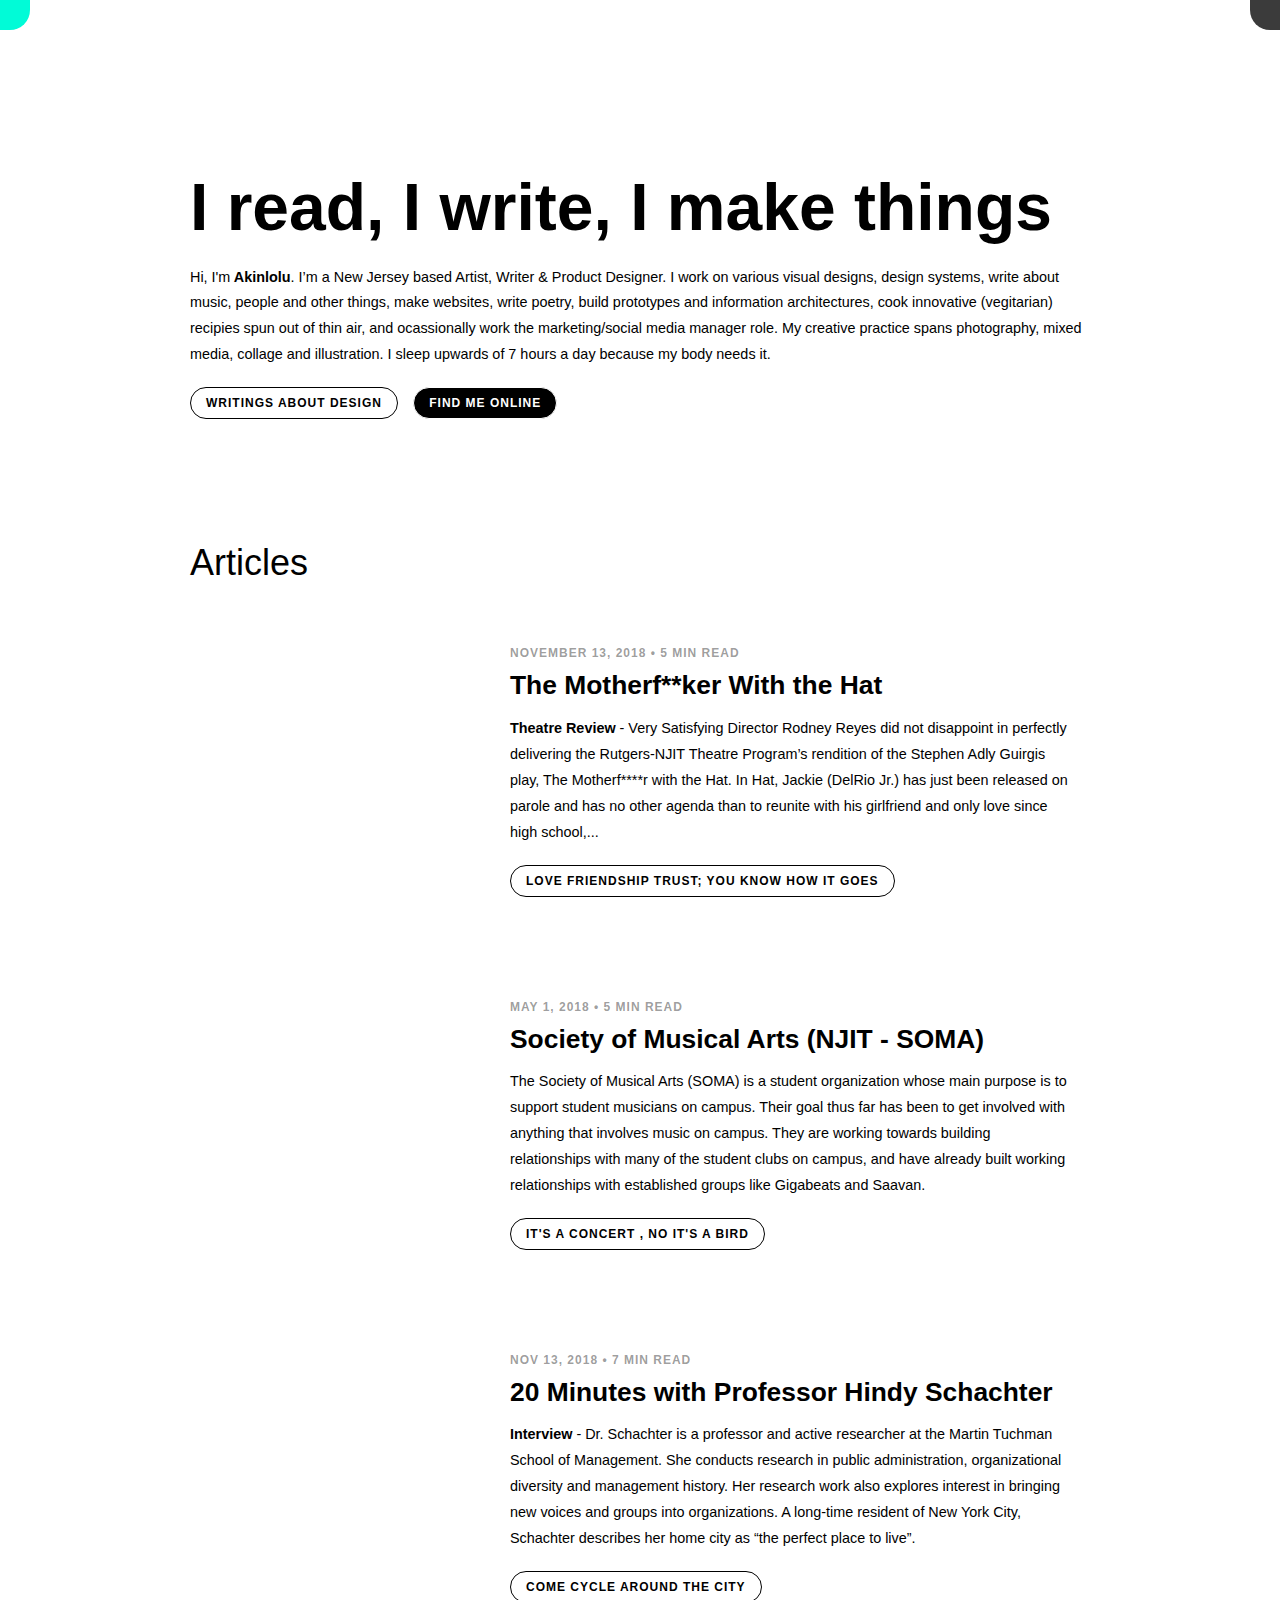
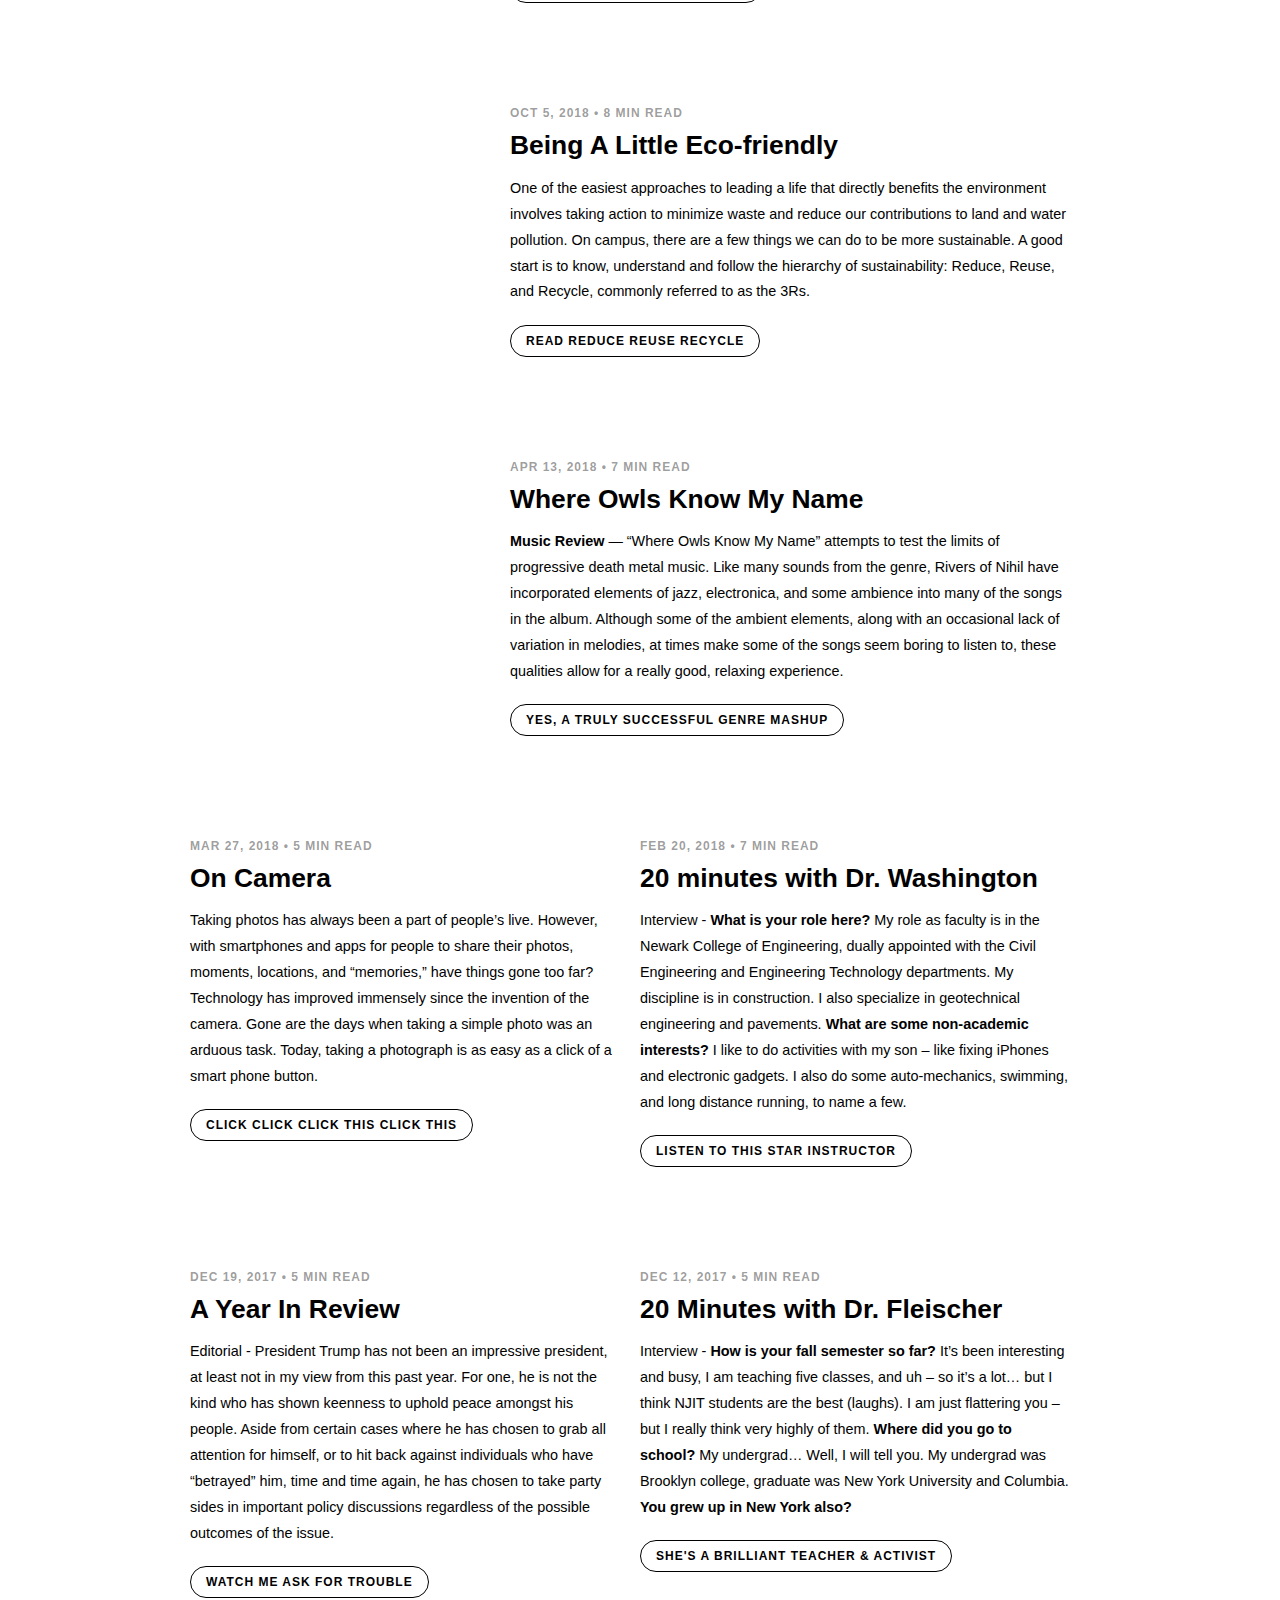
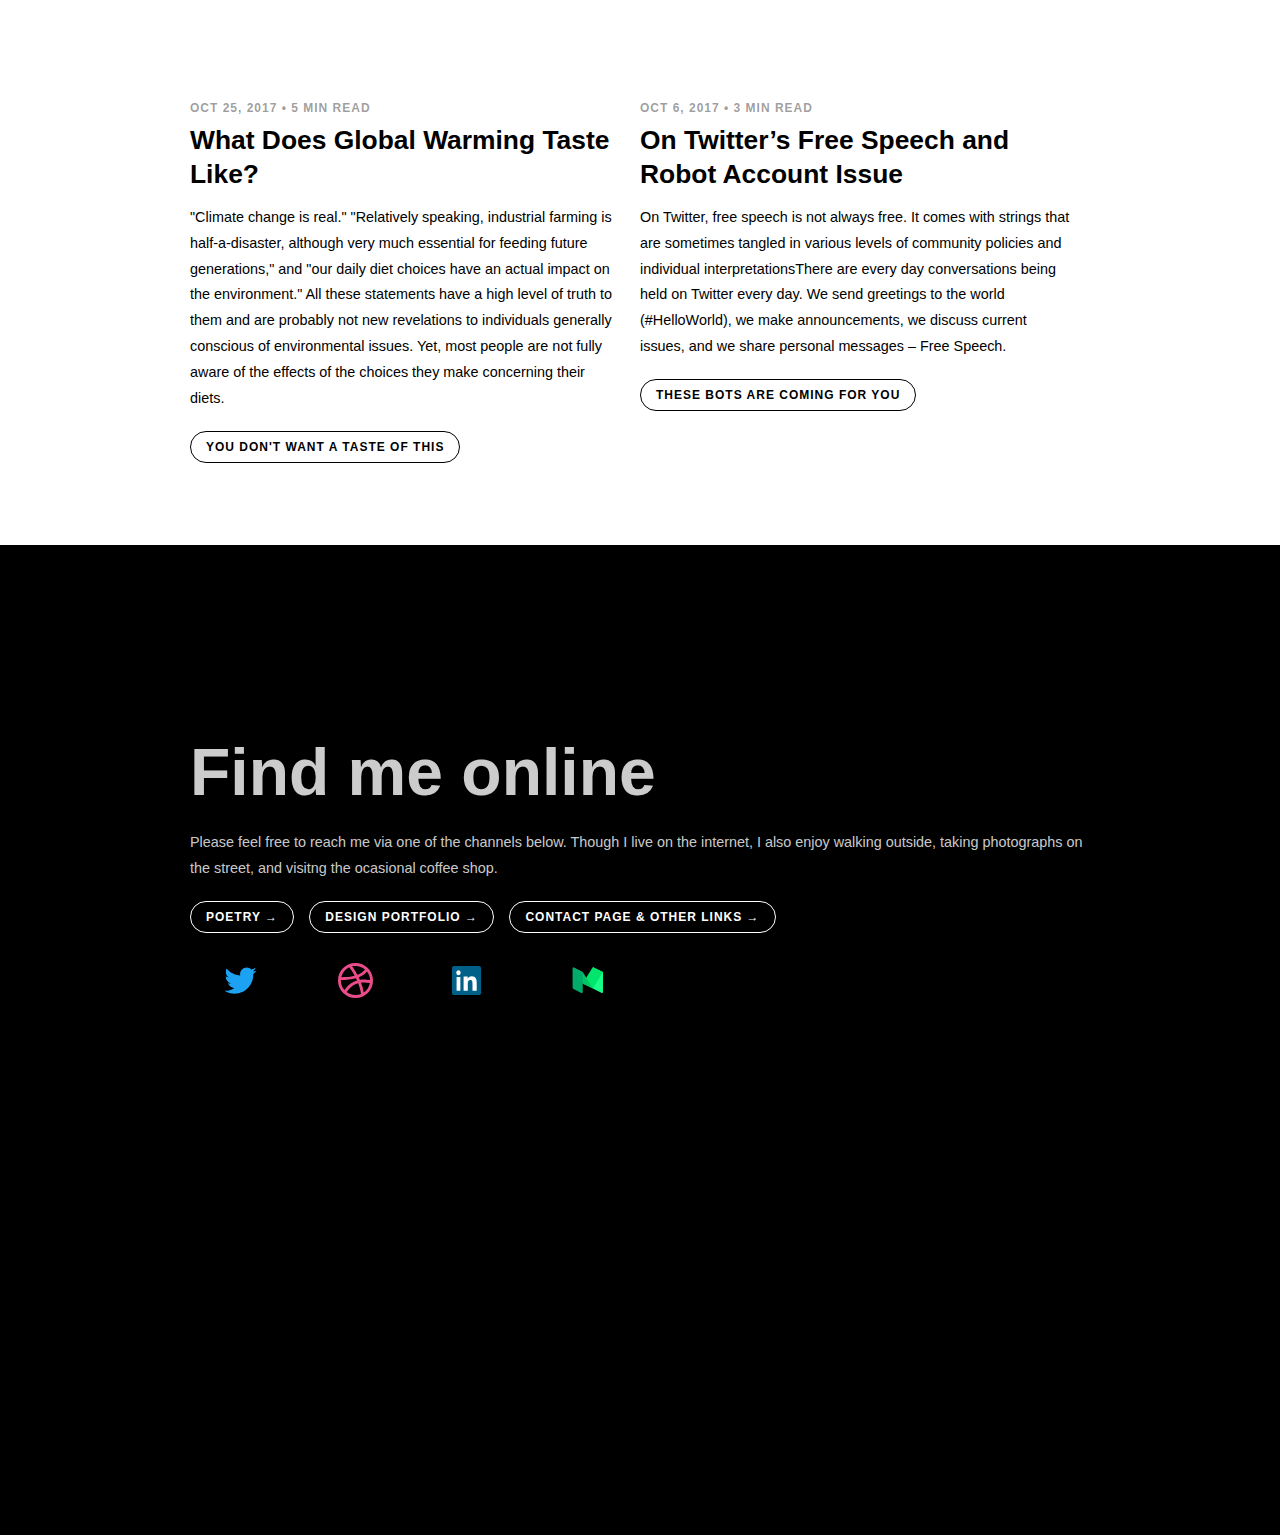
<file: index.htm>
<!DOCTYPE html>
<!-- design based on url=(0030)https://www.tomjohndesign.com/ &amp; webflow.com styling-->
<html>

<head>
    <meta http-equiv="Content-Type" content="text/html; charset=UTF-8">
    <title>Akinlolu's writing</title>
    <meta content="I make websites, digital products, design systems, information architecture, UX writing, and Design consulting." name="description">
    <meta content="Akinlolu Aguda" property="og:title">
    <meta content="I make websites, digital products, design systems, information architecture, UX writing, and Design consulting." property="og:description">
    <meta content="summary" name="twitter:card">
    <meta content="width=device-width, initial-scale=1" name="viewport">
    <link href="./assets/styles/loags.tomjohn.min.css" rel="stylesheet" type="text/css">
    <link href="./assets/styles/my.featuredimages.min.css" rel="stylesheet" type="text/css">

    <link rel="stylesheet" href="./assets/styles/css" media="all">
    
    <script type="text/javascript">WebFont.load({  google: {    families: ["Lato:100,100italic,300,300italic,400,400italic,700,700italic,900,900italic","Merriweather:300,300italic,400,400italic,700,700italic,900,900italic","Playfair Display:regular,900"]  }});</script>
    
    <script type="text/javascript">!function(o,c){var n=c.documentElement,t=" w-mod-";n.className+=t+"js",("ontouchstart"in o||o.DocumentTouch&&c instanceof DocumentTouch)&&(n.className+=t+"touch")}(window,document);</script>


    <!-- Global site tag (gtag.js) - Google Analytics -->
    <script async src="https://www.googletagmanager.com/gtag/js?id=UA-119677376-6"></script>
    <script>
      window.dataLayer = window.dataLayer || [];
      function gtag(){dataLayer.push(arguments);}
      gtag('js', new Date());

      gtag('config', 'UA-119677376-6');
    </script>


    <link rel="prefetch">
    
</head>

<body>
    
    
    <div><a  href="https://writing.loluaguda.com/#" class="theme-button small-button partymode w-inline-block"></a><a href="https://www.loluaguda.com/#" target="_blank" class="theme-button small-button nightmode w-inline-block"></a>
    
    
        <div class="container-main intro"><h1 id="header" class="h1">I read, I write, I make things</h1><div class="paragraph w-richtext"><p>Hi, I'm<strong> Akinlolu</strong>. I’m a New Jersey based Artist, Writer &amp; Product Designer. I work on various visual designs, design systems, write about music, people and other things, make websites, write poetry, build prototypes and information architectures, cook innovative (vegitarian) recipies spun out of thin air, and ocassionally work the marketing/social media manager role. My creative practice spans photography, mixed media, collage and illustration. I sleep upwards of 7 hours a day because my body needs it.</p></div>

<!--            Links to other sections-->
        <a href="./design-thinking.htm" class="button small-button w-inline-block"><div id="acout-btn" class="text-block">Writings about design</div></a>
        <a href="#lastly" class="button small-button inverted">Find me online</a>
        </div>
    
    
    <div class="container-main last">
        <div class="row-parent">
    
    <h3 class="h3">Articles</h3>
    
            <div class="row featured"><div class="featured-image reyes-hat"></div><div class="featured-lead"><h6 class="main-category no-padding">November 13, 2018 • 5 Min Read</h6><h2 class="h2">The Motherf**ker With the Hat<a href="https://uxdesign.cc/@tomjohndesign?source=post_page---------------------------"><br></a></h2><p class="left-aligned"><strong>Theatre Review</strong> - Very Satisfying Director Rodney Reyes did not disappoint in perfectly delivering the Rutgers-NJIT Theatre Program’s rendition of the Stephen Adly Guirgis play, The Motherf****r with the Hat. In Hat, Jackie (DelRio Jr.) has just been released on parole and has no other agenda than to reunite with his girlfriend and only love since high school,...</p><a href="https://thelouphole.wordpress.com/2018/11/17/the-motherfker-with-the-hat-very-satisfying/" target="_blank" class="button small-button w-inline-block"><div>Love friendship trust; you know how it goes</div></a></div></div>
            
            <div class="row featured"><div class="featured-image njit-soma"></div><div class="featured-lead"><h6 class="main-category no-padding">May 1, 2018 • 5 Min Read</h6><h2 class="h2">Society of Musical Arts (NJIT - SOMA)</h2><p class="left-aligned">The Society of Musical Arts (SOMA) is a student organization whose main purpose is to support student musicians on campus. Their goal thus far has been to get involved with anything that involves music on campus. They are working towards building relationships with many of the student clubs on campus, and have already built working relationships with established groups like Gigabeats and Saavan.</p><a href="http://njitvector.com/2018/05/club-spotlight-njit-society-of-musical-arts-soma/" target="_blank" class="button small-button w-inline-block"><div>It's A Concert , no it's a bird</div></a></div></div>
            
            <div class="row featured"><div class="featured-image schachter"></div><div class="featured-lead"><h6 class="main-category no-padding">Nov 13, 2018 • 7 Min Read</h6><h2 class="h2">20 Minutes with Professor Hindy Schachter</h2><p class="left-aligned"><strong>Interview </strong>- Dr. Schachter is a professor and active researcher at the Martin Tuchman School of Management. She conducts research in public administration, organizational diversity and management history. Her research work also explores interest in bringing new voices and groups into organizations. A long-time resident of New York City, Schachter describes her home city as “the perfect place to live”.</p><a href="http://njitvector.com/2018/04/20-minutes-with-professor-hindy-schachter/" target="_blank" class="button small-button w-inline-block"><div>Come cycle around the city</div></a></div></div>
            
            
            <div class="row featured"><div class="featured-image eco-hand-image"></div><div class="featured-lead"><h6 class="main-category no-padding">Oct 5, 2018 • 8 Min Read</h6><h2 class="h2">Being A Little Eco-friendly</h2><p class="left-aligned">One of the easiest approaches to leading a life that directly benefits the environment involves taking action to minimize waste and reduce our contributions to land and water pollution. On campus, there are a few things we can do to be more sustainable. A good start is to know, understand and follow the hierarchy of sustainability: Reduce, Reuse, and Recycle, commonly referred to as the 3Rs.</p><a href="https://njitgreenblog.weebly.com/blog/being-a-little-ecofriendly" target="_blank" class="button small-button w-inline-block"><div>Read reduce reuse recycle</div></a></div></div>
            
            <div class="row featured"><div class="featured-image vector-owls"></div><div class="featured-lead"><h6 class="main-category no-padding">Apr 13, 2018 • 7 Min Read</h6><h2 class="h2">Where Owls Know My Name</h2><p class="left-aligned"><strong>Music Review</strong> — “Where Owls Know My Name” attempts to test the limits of progressive death metal music. Like many sounds from the genre, Rivers of Nihil have incorporated elements of jazz, electronica, and some ambience into many of the songs in the album. Although some of the ambient elements, along with an occasional lack of variation in melodies, at times make some of the songs seem boring to listen to, these qualities allow for a really good, relaxing experience.</p><a href="http://njitvector.com/2018/04/where-owls-know-my-name/" target="_blank" class="button small-button w-inline-block"><div>Yes, a truly successful genre mashup</div></a></div></div>
            
<!--            End feature articles-->
            
            <div class="row"><h6 class="main-category no-padding">Mar 27, 2018 • 5 Min Read</h6><h2 class="h2">On Camera</h2><p class="left-aligned">Taking photos has always been a part of people’s live. However, with smartphones and apps for people to share their photos, moments, locations, and “memories,” have things gone too far? Technology has improved immensely since the invention of the camera. Gone are the days when taking a simple photo was an arduous task. Today, taking a photograph is as easy as a click of a smart phone button.</p><a href="http://njitvector.com/2018/03/on-camera/" target="_blank" class="button small-button w-inline-block"><div>click click click this click this</div></a></div>
            
            <div class="row"><h6 class="main-category no-padding">Feb 20, 2018 • 7 Min Read</h6><h2 class="h2">20 minutes with Dr. Washington</h2><p class="left-aligned">Interview - <strong>What is your role here?</strong> My role as faculty is in the Newark College of Engineering, dually appointed with the Civil Engineering and Engineering Technology departments. My discipline is in construction. I also specialize in geotechnical engineering and pavements. <strong>What are some non-academic interests?</strong> I like to do activities with my son – like fixing iPhones and electronic gadgets. I also do some auto-mechanics, swimming, and long distance running, to name a few.</p><a href="http://njitvector.com/2018/02/20-minutes-with-dr-david-washington/" target="_blank" class="button small-button w-inline-block"><div>Listen to this star Instructor</div></a></div>
            
            <div class="row"><h6 class="main-category no-padding">Dec 19, 2017 • 5 Min Read</h6><h2 class="h2">A Year In Review</h2><p class="left-aligned">Editorial - President Trump has not been an impressive president, at least not in my view from this past year. For one, he is not the kind who has shown keenness to uphold peace amongst his people. Aside from certain cases where he has chosen to grab all attention for himself, or to hit back against individuals who have “betrayed” him, time and time again, he has chosen to take party sides in important policy discussions regardless of the possible outcomes of the issue.</p><a href="http://njitvector.com/2017/12/a-year-in-review/" target="_blank" class="button small-button w-inline-block"><div>watch me ask for trouble</div></a></div>
            
            <div class="row"><h6 class="main-category no-padding">Dec 12, 2017 • 5 Min Read</h6><h2 class="h2">20 Minutes with Dr. Fleischer</h2><p class="left-aligned">Interview - <strong>How is your fall semester so far?</strong> It’s been interesting and busy, I am teaching five classes, and uh – so it’s a lot… but I think NJIT students are the best (laughs). I am just flattering you – but I really think very highly of them. <strong>Where did you go to school?</strong> My undergrad… Well, I will tell you. My undergrad was Brooklyn college, graduate was New York University and Columbia. <strong>You grew up in New York also?</strong></p><a href="http://njitvector.com/2017/12/20-minutes-with-dr-doris-fleischer/" target="_blank" class="button small-button w-inline-block"><div>She's a brilliant teacher &amp; activist</div></a></div>
            
            <div class="row last"><h6 class="main-category no-padding">Oct 25, 2017&nbsp;• 5 Min Read</h6><h2 class="h2">What Does Global Warming Taste Like?</h2><p class="left-aligned">"Climate change is real." "Relatively speaking, industrial farming is half-a-disaster, although very much essential for feeding future generations," and "our daily diet choices have an actual impact on the environment." All these statements have a high level of truth to them and are probably not new revelations to individuals generally conscious of environmental issues. Yet, most people are not fully aware of the effects of the choices they make concerning their diets.</p><a href="http://njitvector.com/2017/10/what-does-global-warming-taste-like/" target="_blank" class="button small-button w-inline-block"><div>You don't want a taste of this</div></a></div>
            
            
            <div class="row last"><h6 class="main-category no-padding">Oct 6, 2017&nbsp;• 3 Min Read</h6><h2 class="h2">On Twitter’s Free Speech and Robot Account Issue</h2><p class="left-aligned">On Twitter, free speech is not always free. It comes with strings that are sometimes tangled in various levels of community policies and individual interpretationsThere are every day conversations being held on Twitter every day. We send greetings to the world (#HelloWorld), we make announcements, we discuss current issues, and we share personal messages – Free Speech.</p><a href="http://njitvector.com/2017/10/on-twitters-free-speech-and-robot-account-issue/" target="_blank" class="button small-button w-inline-block"><div>These bots are coming for you</div></a></div>            
            
        
        </div>
    
    </div>
    
    
    <section id="footer" class="section bottom-of-page">
    
    
    
    <div id="lastly" class="container-main">
        <h1 data-ix="scroll-reveal" id="contact-me">Find me online</h1>
        <p>Please feel free to reach me via one of the channels below. Though I live on the internet, I also enjoy walking outside, taking photographs on the street, and visitng the ocasional coffee shop.</p>
        
        <div data-ix="scroll-reveal">
            
            
            <a href="https://timesiamme.wordpress.com/" target="_blank" class="button small-button inverted">Poetry →</a>
            
            
            <a href="https://designs.loluaguda.com/" target="_blank" class="button small-button inverted">Design Portfolio →</a>
            
            <a href="http://hello.loluaguda.com/" target="_blank" class="button small-button inverted">contact page &amp; other links →</a>
            
            
            <div class="div-block-3">
                <a href="https://twitter.com/akin__lolu" target="_blank" class="social-media w-inline-block"><img src="./assets/images/_twitter.svg" alt="twitter icon" class="icon"><div class="social-text">Brief Thoughts</div></a>
                <a href="https://dribbble.com/loluaguda" target="_blank" class="social-media w-inline-block"><img src="./assets/images/_dribbble.svg" alt="dribbble icon" class="icon"><div class="social-text">What Now</div></a>
                <a href="https://www.linkedin.com/in/akinlolu-aguda" target="_blank" data-ix="socialtext" class="social-media w-inline-block"><img src="./assets/images/_linkedin.svg" alt="linkedin icon" class="icon"><div class="social-text">My Resume?</div></a>
                <a href="https://medium.com/@akin__lolu" target="_blank" data-ix="socialtext" class="social-media w-inline-block"><img src="./assets/images/_medium.svg" data-ix="socialtext" alt="" class="icon"><div class="social-text">Deep thoughts</div></a>
            </div>
        
        </div>
    
    </div>
    
    
    </section>
    
    
    <div class="meda-bottom w-hidden-main w-hidden-medium w-hidden-small w-hidden-tiny"></div>
    
    </div>
</body>
</html>
</file>
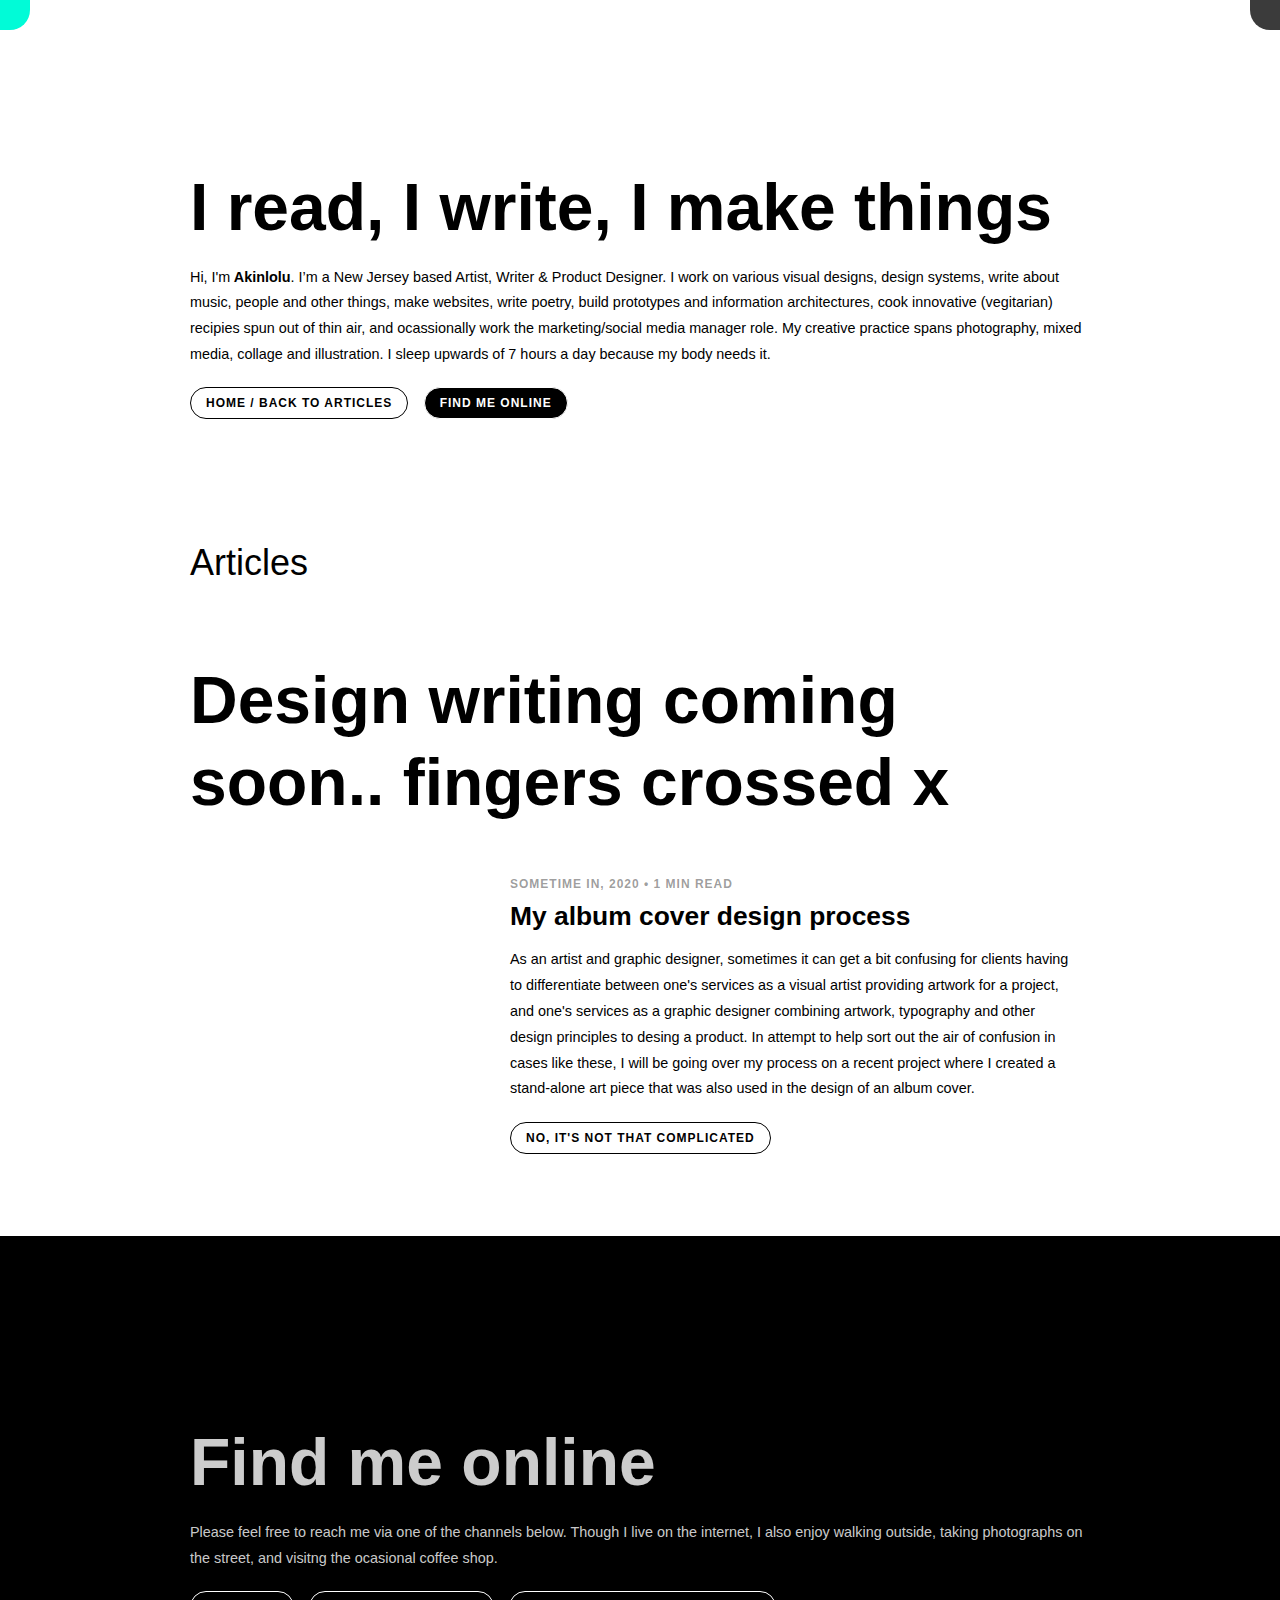
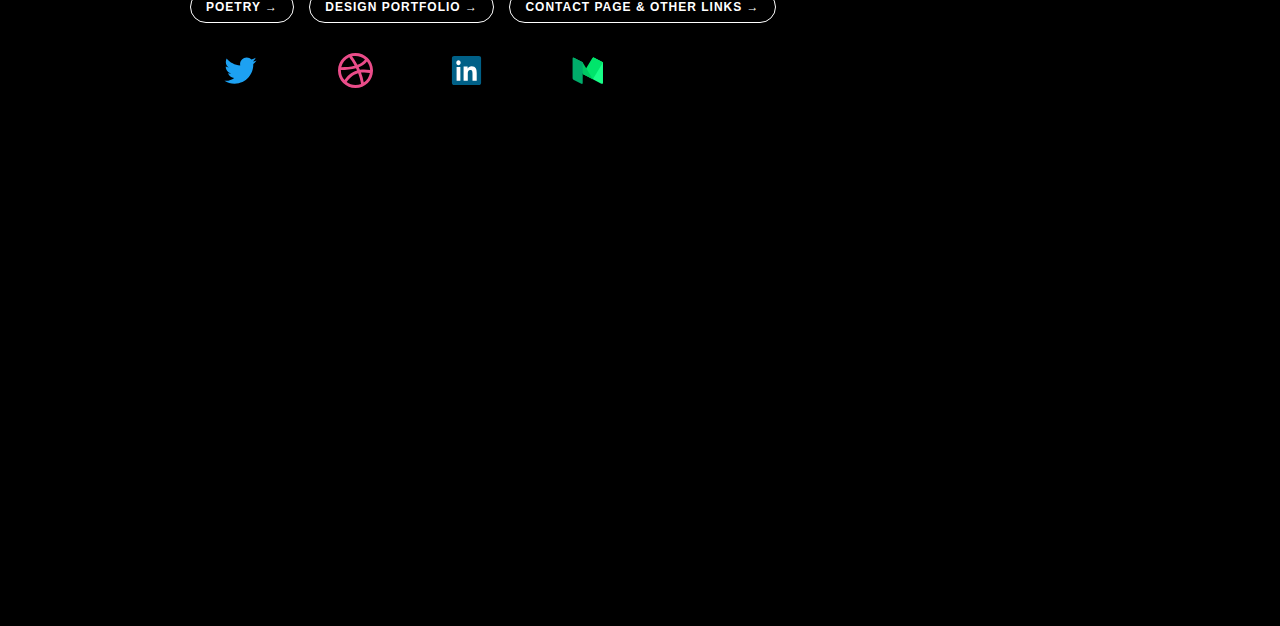
<file: design-thinking.htm>
<!DOCTYPE html>
<!-- design based on url=(0030)https://www.tomjohndesign.com/ &amp; webflow.com styling-->
<html>

<head>
    <meta http-equiv="Content-Type" content="text/html; charset=UTF-8">
    <title>Akinlolu's writing</title>
    <meta content="I make websites, digital products, design systems, information architecture, UX writing, and Design consulting." name="description">
    <meta content="Akinlolu Aguda" property="og:title">
    <meta content="I make websites, digital products, design systems, information architecture, UX writing, and Design consulting." property="og:description">
    <meta content="summary" name="twitter:card">
    <meta content="width=device-width, initial-scale=1" name="viewport">
    <link href="./assets/styles/loags.tomjohn.min.css" rel="stylesheet" type="text/css">
    <link href="./assets/styles/my.featuredimages.min.css" rel="stylesheet" type="text/css">

    <link rel="stylesheet" href="./assets/styles/css" media="all">
    
    <script type="text/javascript">WebFont.load({  google: {    families: ["Lato:100,100italic,300,300italic,400,400italic,700,700italic,900,900italic","Merriweather:300,300italic,400,400italic,700,700italic,900,900italic","Playfair Display:regular,900"]  }});</script>
    
    <script type="text/javascript">!function(o,c){var n=c.documentElement,t=" w-mod-";n.className+=t+"js",("ontouchstart"in o||o.DocumentTouch&&c instanceof DocumentTouch)&&(n.className+=t+"touch")}(window,document);</script>


    <!-- Global site tag (gtag.js) - Google Analytics -->
    <script async src="https://www.googletagmanager.com/gtag/js?id=UA-119677376-6"></script>
    <script>
      window.dataLayer = window.dataLayer || [];
      function gtag(){dataLayer.push(arguments);}
      gtag('js', new Date());

      gtag('config', 'UA-119677376-6');
    </script>


    <link rel="prefetch">
    
</head>

<body>
    
    
    <div><a  href="https://writing.loluaguda.com/#" class="theme-button small-button partymode w-inline-block"></a><a href="https://www.loluaguda.com/#" target="_blank" class="theme-button small-button nightmode w-inline-block"></a>
    
    
        <div class="container-main intro"><h1 id="header" class="h1">I read, I write, I make things</h1><div class="paragraph w-richtext"><p>Hi, I'm<strong> Akinlolu</strong>. I’m a New Jersey based Artist, Writer &amp; Product Designer. I work on various visual designs, design systems, write about music, people and other things, make websites, write poetry, build prototypes and information architectures, cook innovative (vegitarian) recipies spun out of thin air, and ocassionally work the marketing/social media manager role. My creative practice spans photography, mixed media, collage and illustration. I sleep upwards of 7 hours a day because my body needs it.</p></div>

<!--            Links to other sections-->
        <a href="./index.htm" class="button small-button w-inline-block"><div id="acout-btn" class="text-block">Home / Back to articles</div></a>
        <a href="#lastly" class="button small-button inverted">Find me online</a>
        </div>
    
    
    <div class="container-main last">
        <div class="row-parent">
    
    <h3 class="h3">Articles</h3>
            
            <h1 id="header">Design writing coming soon.. fingers crossed x</h1>
            
            <div class="row featured"><div class="featured-image sonic-soon"></div><div class="featured-lead"><h6 class="main-category no-padding">sometime in, 2020 • 1  Min Read</h6><h2 class="h2">My album cover design process<a href="https://uxdesign.cc/@tomjohndesign?source=post_page---------------------------"><br></a></h2><p class="left-aligned">As an artist and graphic designer, sometimes it can get a bit confusing for clients having to differentiate between one's services as a visual artist providing artwork for a project, and one's services as a graphic designer combining artwork, typography and other design principles to desing a product. In attempt to help sort out the air of confusion in cases like these, I will be going over my process on a recent project where I created a stand-alone art piece that was also used in the design of an album cover. </p><a href="#" class="button small-button w-inline-block"><div>No, it's not that complicated</div></a></div></div>
            
        
        </div>
    
    </div>
    
    
    <section id="footer" class="section bottom-of-page">
    
    
    
    <div id="lastly" class="container-main">
        <h1 data-ix="scroll-reveal" id="contact-me">Find me online</h1>
        <p>Please feel free to reach me via one of the channels below. Though I live on the internet, I also enjoy walking outside, taking photographs on the street, and visitng the ocasional coffee shop.</p>
        
        <div data-ix="scroll-reveal">
            
            
            <a href="https://timesiamme.wordpress.com/" target="_blank" class="button small-button inverted">Poetry →</a>
            
            
            <a href="https://designs.loluaguda.com/" target="_blank" class="button small-button inverted">Design Portfolio →</a>
            
            <a href="http://hello.loluaguda.com/" target="_blank" class="button small-button inverted">contact page &amp; other links →</a>
            
            
            <div class="div-block-3">
                <a href="https://twitter.com/akin__lolu" target="_blank" class="social-media w-inline-block"><img src="./assets/images/_twitter.svg" alt="twitter icon" class="icon"><div class="social-text">Brief Thoughts</div></a>
                <a href="https://dribbble.com/loluaguda" target="_blank" class="social-media w-inline-block"><img src="./assets/images/_dribbble.svg" alt="dribbble icon" class="icon"><div class="social-text">What Now</div></a>
                <a href="https://www.linkedin.com/in/akinlolu-aguda" target="_blank" data-ix="socialtext" class="social-media w-inline-block"><img src="./assets/images/_linkedin.svg" alt="linkedin icon" class="icon"><div class="social-text">My Resume?</div></a>
                <a href="https://medium.com/@akin__lolu" target="_blank" data-ix="socialtext" class="social-media w-inline-block"><img src="./assets/images/_medium.svg" data-ix="socialtext" alt="" class="icon"><div class="social-text">Deep thoughts</div></a>
            </div>
        
        </div>
    
    </div>
    
    
    </section>
    
    
    <div class="meda-bottom w-hidden-main w-hidden-medium w-hidden-small w-hidden-tiny"></div>
    
    </div>
</body>
</html>
</file>
<file: assets/styles/loags.tomjohn.min.css>
.w-lightbox-item,hr{box-sizing:content-box}legend,td,th{padding:0}.w-clearfix:after,.w-container:after,.w-embed:after,.w-radio:after,.w-row:after,.w-slider{clear:both}.card.interaction,h2{-webkit-align-self:flex-start}html{font-family:sans-serif;-ms-text-size-adjust:100%;-webkit-text-size-adjust:100%;height:100%}body{margin:0;min-height:100%}article,aside,details,figcaption,figure,footer,header,hgroup,main,menu,nav,section,summary{display:block}audio,canvas,progress,video{display:inline-block;vertical-align:baseline}audio:not([controls]){display:none;height:0}[hidden],template{display:none}a{background-color:transparent}a:active,a:hover{outline:0}abbr[title]{border-bottom:1px dotted}b,optgroup,strong{font-weight:700}dfn{font-style:italic}mark{background:#ff0;color:#000}small{font-size:80%}sub,sup{font-size:75%;line-height:0;position:relative;vertical-align:baseline}sup{top:-.5em}sub{bottom:-.25em}img{border:0;max-width:100%;vertical-align:middle;display:inline-block}svg:not(:root){overflow:hidden}hr{height:0}pre,textarea{overflow:auto}code,kbd,pre,samp{font-family:monospace,monospace;font-size:1em}button,input,optgroup,select,textarea{color:inherit;font:inherit;margin:0}button{overflow:visible}button,select{text-transform:none}button[disabled],html input[disabled]{cursor:default}button::-moz-focus-inner,input::-moz-focus-inner{border:0;padding:0}input{line-height:normal}input[type=checkbox],input[type=radio]{box-sizing:border-box;padding:0}input[type=number]::-webkit-inner-spin-button,input[type=number]::-webkit-outer-spin-button{height:auto}input[type=search]{-webkit-appearance:none}input[type=search]::-webkit-search-cancel-button,input[type=search]::-webkit-search-decoration{-webkit-appearance:none}legend{border:0}table{border-collapse:collapse;border-spacing:0}@font-face{font-family:webflow-icons;src:url("[data-uri]") format('truetype');font-weight:400;font-style:normal}[class*=" w-icon-"],[class^=w-icon-]{font-family:webflow-icons!important;speak:none;font-style:normal;font-weight:400;font-variant:normal;text-transform:none;line-height:1;-webkit-font-smoothing:antialiased;-moz-osx-font-smoothing:grayscale}.w-icon-slider-right:before{content:"\e600"}.w-icon-slider-left:before{content:"\e601"}.w-icon-nav-menu:before{content:"\e602"}.w-icon-arrow-down:before,.w-icon-dropdown-toggle:before{content:"\e603"}.w-icon-file-upload-remove:before{content:"\e900"}.w-icon-file-upload-icon:before{content:"\e903"}.w-clearfix:after,.w-clearfix:before,.w-embed:after,.w-embed:before,.w-radio:after,.w-radio:before{content:" ";grid-column-start:1;grid-row-start:1;grid-column-end:2;grid-row-end:2}*{-webkit-box-sizing:border-box;-moz-box-sizing:border-box;box-sizing:border-box}html.w-mod-touch *{background-attachment:scroll!important}.w-block{display:block}.w-inline-block{max-width:100%;display:inline-block}.w-clearfix:after,.w-clearfix:before{display:table}.w-hidden{display:none}.w-button{display:inline-block;padding:9px 15px;background-color:#3898EC;color:#fff;border:0;line-height:inherit;text-decoration:none;cursor:pointer;border-radius:0}input.w-button{-webkit-appearance:button}html[data-w-dynpage] [data-w-cloak]{color:transparent!important}.w-webflow-badge,.w-webflow-badge *{position:static;left:auto;top:auto;right:auto;bottom:auto;z-index:auto;display:block;visibility:visible;overflow:visible;overflow-x:visible;overflow-y:visible;box-sizing:border-box;width:auto;height:auto;max-height:none;max-width:none;min-height:0;min-width:0;margin:0;padding:0;float:none;clear:none;border:0 transparent;border-radius:0;background:0 0;background-size:auto auto;background-origin:padding-box;background-clip:border-box;box-shadow:none;opacity:1;transform:none;transition:none;direction:ltr;font-family:inherit;font-weight:inherit;color:inherit;font-size:inherit;line-height:inherit;font-style:inherit;font-variant:inherit;text-align:inherit;letter-spacing:inherit;text-decoration:inherit;text-indent:0;text-transform:inherit;list-style-type:disc;text-shadow:none;font-smoothing:auto;vertical-align:baseline;cursor:inherit;white-space:inherit;word-break:normal;word-spacing:normal;word-wrap:normal}.w-webflow-badge,.w-webflow-badge>img{display:inline-block!important;visibility:visible!important;opacity:1!important}.w-webflow-badge{position:fixed!important;z-index:2147483647!important;top:auto!important;right:12px!important;bottom:12px!important;left:auto!important;color:#AAADB0!important;background-color:#fff!important;border-radius:3px!important;padding:6px 8px 6px 6px!important;font-size:12px!important;line-height:14px!important;text-decoration:none!important;transform:none!important;margin:0!important;width:auto!important;height:auto!important;overflow:visible!important;white-space:nowrap;box-shadow:0 0 0 1px rgba(0,0,0,.1),0 1px 3px rgba(0,0,0,.1);cursor:pointer}ol,p,ul{margin-top:0}.w-background-video,.w-file-upload-input,.w-slider-mask,.w-widget-gplus,.w-widget-twitter{overflow:hidden}.w-webflow-badge>img{vertical-align:middle!important}h1,h2,h3,h4,h5,h6{font-weight:700;margin-bottom:10px}h1{margin-top:20px}h4,h6{margin-top:10px}blockquote,figure{margin:0 0 10px}figcaption{margin-top:5px;text-align:center}ol,ul{margin-bottom:10px;padding-left:40px}.w-list-unstyled{padding-left:0;list-style:none}.w-embed:after,.w-embed:before{display:table}.w-video{width:100%;position:relative;padding:0}.w-video embed,.w-video iframe,.w-video object{position:absolute;top:0;left:0;width:100%;height:100%}fieldset{padding:0;margin:0;border:0}button,html input[type=button],input[type=reset]{border:0;cursor:pointer;-webkit-appearance:button}.w-form{margin:0 0 15px}.w-form-done{display:none;padding:20px;text-align:center;background-color:#ddd}.w-form-fail{display:none;margin-top:10px;padding:10px;background-color:#ffdede}.w-input,.w-select{display:block;width:100%;height:38px;padding:8px 12px;margin-bottom:10px;font-size:14px;line-height:1.42857143;color:#333;vertical-align:middle;background-color:#fff;border:1px solid #ccc}.w-select[multiple],textarea.w-input,textarea.w-select{height:auto}.w-input:-moz-placeholder,.w-select:-moz-placeholder{color:#999}.w-input::-moz-placeholder,.w-select::-moz-placeholder{color:#999;opacity:1}.w-input:-ms-input-placeholder,.w-select:-ms-input-placeholder{color:#999}.w-input::-webkit-input-placeholder,.w-select::-webkit-input-placeholder{color:#999}.w-input:focus,.w-select:focus{border-color:#3898EC;outline:0}.w-input[disabled],.w-input[readonly],.w-select[disabled],.w-select[readonly],fieldset[disabled] .w-input,fieldset[disabled] .w-select{cursor:not-allowed;background-color:#eee}.w-select{background-color:#f3f3f3}.w-form-label{display:inline-block;cursor:pointer;font-weight:400;margin-bottom:0}.w-radio,label{margin-bottom:5px}.w-radio{display:block;padding-left:20px}.w-radio:after,.w-radio:before{display:table}.w-radio-input{margin:3px 0 0 -20px;margin-top:1px\9;line-height:normal;float:left}.w-file-upload{display:block;margin-bottom:10px}.w-file-upload-input{width:.1px;height:.1px;opacity:0;position:absolute;z-index:-100}.w-file-upload-default,.w-file-upload-success,.w-file-upload-uploading{display:inline-block;color:#333}.w-file-upload-error{display:block;margin-top:10px}.w-file-upload-default.w-hidden,.w-file-upload-error.w-hidden,.w-file-upload-success.w-hidden,.w-file-upload-uploading.w-hidden{display:none}.w-file-upload-file,.w-file-upload-uploading-btn{display:flex;border:1px solid #ccc;background-color:#fafafa;margin:0}.w-file-upload-uploading-btn{font-size:14px;font-weight:400;cursor:pointer;padding:8px 12px}.w-file-upload-file{flex-grow:1;justify-content:space-between;padding:8px 9px 8px 11px}.w-file-upload-file-name{font-size:14px;font-weight:400;display:block}.w-file-remove-link{margin-top:3px;margin-left:10px;width:auto;height:auto;padding:3px;display:block;cursor:pointer}.w-icon-file-upload-remove{margin:auto;font-size:10px}.w-file-upload-error-msg{display:inline-block;color:#ea384c;padding:2px 0}.w-file-upload-info{display:inline-block;line-height:38px;padding:0 12px}.w-file-upload-label{display:inline-block;font-size:14px;font-weight:400;cursor:pointer;margin:0;padding:8px 12px;border:1px solid #ccc;background-color:#fafafa}.w-icon-file-upload-icon,.w-icon-file-upload-uploading{display:inline-block;margin-right:8px;width:20px}.w-container:after,.w-container:before,.w-row:after,.w-row:before{display:table;content:" ";grid-column-start:1;grid-row-start:1;grid-column-end:2;grid-row-end:2}.w-icon-file-upload-uploading{height:20px}.w-container{margin-left:auto;margin-right:auto;max-width:940px}.w-container .w-row{margin-left:-10px;margin-right:-10px}.w-row .w-row{margin-left:0;margin-right:0}.w-col{position:relative;float:left;width:100%;min-height:1px;padding-left:10px;padding-right:10px}.w-col .w-col{padding-left:0;padding-right:0}.w-col-1{width:8.33333333%}.w-col-2{width:16.66666667%}.w-col-3{width:25%}.w-col-4{width:33.33333333%}.w-col-5{width:41.66666667%}.w-col-6{width:50%}.w-col-7{width:58.33333333%}.w-col-8{width:66.66666667%}.w-col-9{width:75%}.w-col-10{width:83.33333333%}.w-col-11{width:91.66666667%}.w-col-12{width:100%}.w-hidden-main{display:none!important}@media screen and (max-width:991px){.w-container{max-width:728px}.w-hidden-main{display:inherit!important}.w-hidden-medium{display:none!important}.w-col-medium-1{width:8.33333333%}.w-col-medium-2{width:16.66666667%}.w-col-medium-3{width:25%}.w-col-medium-4{width:33.33333333%}.w-col-medium-5{width:41.66666667%}.w-col-medium-6{width:50%}.w-col-medium-7{width:58.33333333%}.w-col-medium-8{width:66.66666667%}.w-col-medium-9{width:75%}.w-col-medium-10{width:83.33333333%}.w-col-medium-11{width:91.66666667%}.w-col-medium-12{width:100%}.w-col-stack{width:100%;left:auto;right:auto}}@media screen and (max-width:767px){.w-hidden-main,.w-hidden-medium{display:inherit!important}.w-hidden-small{display:none!important}.w-container .w-row,.w-row{margin-left:0;margin-right:0}.w-col{width:100%;left:auto;right:auto}.w-col-small-1{width:8.33333333%}.w-col-small-2{width:16.66666667%}.w-col-small-3{width:25%}.w-col-small-4{width:33.33333333%}.w-col-small-5{width:41.66666667%}.w-col-small-6{width:50%}.w-col-small-7{width:58.33333333%}.w-col-small-8{width:66.66666667%}.w-col-small-9{width:75%}.w-col-small-10{width:83.33333333%}.w-col-small-11{width:91.66666667%}.w-col-small-12{width:100%}}@media screen and (max-width:479px){.w-container{max-width:none}.w-hidden-main,.w-hidden-medium,.w-hidden-small{display:inherit!important}.w-hidden-tiny{display:none!important}.w-col{width:100%}.w-col-tiny-1{width:8.33333333%}.w-col-tiny-2{width:16.66666667%}.w-col-tiny-3{width:25%}.w-col-tiny-4{width:33.33333333%}.w-col-tiny-5{width:41.66666667%}.w-col-tiny-6{width:50%}.w-col-tiny-7{width:58.33333333%}.w-col-tiny-8{width:66.66666667%}.w-col-tiny-9{width:75%}.w-col-tiny-10{width:83.33333333%}.w-col-tiny-11{width:91.66666667%}.w-col-tiny-12{width:100%}}.w-widget{position:relative}.w-widget-map{width:100%;height:400px}.w-widget-map label{width:auto;display:inline}.w-widget-map img{max-width:inherit}.w-widget-map .gm-style-iw{text-align:center}.w-widget-map .gm-style-iw>button{display:none!important}.w-widget-twitter-count-shim{display:inline-block;vertical-align:top;position:relative;width:28px;height:20px;text-align:center;background:#fff;border:1px solid #758696;border-radius:3px}.card-image,.category-background,.section.split-1,.w-background-video>video{background-position:50% 50%;background-size:cover}.w-widget-twitter-count-shim *{pointer-events:none;-webkit-user-select:none;-moz-user-select:none;-ms-user-select:none;user-select:none}.w-widget-twitter-count-shim .w-widget-twitter-count-inner{position:relative;font-size:15px;line-height:12px;text-align:center;color:#999;font-family:serif}.w-widget-twitter-count-shim .w-widget-twitter-count-clear{position:relative;display:block}.w-widget-twitter-count-shim.w--large{width:36px;height:28px;margin-left:7px}.w-widget-twitter-count-shim.w--large .w-widget-twitter-count-inner{font-size:18px;line-height:18px}.w-widget-twitter-count-shim:not(.w--vertical){margin-left:5px;margin-right:8px}.w-widget-twitter-count-shim:not(.w--vertical).w--large{margin-left:6px}.w-widget-twitter-count-shim:not(.w--vertical):after,.w-widget-twitter-count-shim:not(.w--vertical):before{top:50%;left:0;border:solid transparent;content:" ";height:0;width:0;position:absolute;pointer-events:none}.w-widget-twitter-count-shim:not(.w--vertical):before{border-color:rgba(117,134,150,0);border-right-color:#5d6c7b;border-width:4px;margin-left:-9px;margin-top:-4px}.w-widget-twitter-count-shim:not(.w--vertical).w--large:before{border-width:5px;margin-left:-10px;margin-top:-5px}.w-widget-twitter-count-shim:not(.w--vertical):after{border-color:rgba(255,255,255,0);border-right-color:#fff;border-width:4px;margin-left:-8px;margin-top:-4px}.w-widget-twitter-count-shim:not(.w--vertical).w--large:after{border-width:5px;margin-left:-9px;margin-top:-5px}.w-widget-twitter-count-shim.w--vertical{width:61px;height:33px;margin-bottom:8px}.w-widget-twitter-count-shim.w--vertical:after,.w-widget-twitter-count-shim.w--vertical:before{top:100%;left:50%;border:solid transparent;content:" ";height:0;width:0;position:absolute;pointer-events:none}.w-widget-twitter-count-shim.w--vertical:before{border-color:rgba(117,134,150,0);border-top-color:#5d6c7b;border-width:5px;margin-left:-5px}.w-widget-twitter-count-shim.w--vertical:after{border-color:rgba(255,255,255,0);border-top-color:#fff;border-width:4px;margin-left:-4px}.w-widget-twitter-count-shim.w--vertical .w-widget-twitter-count-inner{font-size:18px;line-height:22px}.w-widget-twitter-count-shim.w--vertical.w--large{width:76px}.w-background-video{position:relative;height:500px;color:#fff}.w-background-video>video{position:absolute;margin:auto;width:100%;height:100%;right:-100%;bottom:-100%;top:-100%;left:-100%;object-fit:cover;z-index:-100}.w-background-video>video::-webkit-media-controls-start-playback-button{display:none!important;-webkit-appearance:none}.w-slider{position:relative;height:300px;text-align:center;background:#ddd;-webkit-tap-highlight-color:transparent;tap-highlight-color:transparent}.w-slide,.w-slider-mask{position:relative;height:100%}.w-slider-mask{display:block;z-index:1;left:0;right:0;white-space:nowrap}.w-dropdown,.w-dropdown-toggle,.w-slide,.w-slider-dot{display:inline-block}.w-slide{vertical-align:top;width:100%;white-space:normal;text-align:left}.w-slider-nav{position:absolute;z-index:2;top:auto;right:0;bottom:0;left:0;margin:auto;padding-top:10px;height:40px;text-align:center;-webkit-tap-highlight-color:transparent;tap-highlight-color:transparent}.w-lightbox-backdrop,.w-nav-button{-webkit-tap-highlight-color:transparent}.w-slider-nav.w-round>div{border-radius:100%}.w-slider-nav.w-num>div{width:auto;height:auto;padding:.2em .5em;font-size:inherit;line-height:inherit}.w-slider-nav.w-shadow>div{box-shadow:0 0 3px rgba(51,51,51,.4)}.w-slider-nav-invert{color:#fff}.w-slider-nav-invert>div{background-color:rgba(34,34,34,.4)}.w-slider-nav-invert>div.w-active{background-color:#222}.w-slider-dot{position:relative;width:1em;height:1em;background-color:rgba(255,255,255,.4);cursor:pointer;margin:0 3px .5em;transition:background-color .1s,color .1s}.w-slider-dot.w-active{background-color:#fff}.w-slider-arrow-left,.w-slider-arrow-right{position:absolute;width:80px;top:0;right:0;bottom:0;left:0;margin:auto;cursor:pointer;overflow:hidden;color:#fff;font-size:40px;-webkit-tap-highlight-color:transparent;tap-highlight-color:transparent;-webkit-user-select:none;-moz-user-select:none;-ms-user-select:none;user-select:none}.w-slider-arrow-left [class*=" w-icon-"],.w-slider-arrow-left [class^=w-icon-],.w-slider-arrow-right [class*=" w-icon-"],.w-slider-arrow-right [class^=w-icon-]{position:absolute}.w-dropdown,.w-dropdown-btn,.w-dropdown-link,.w-dropdown-toggle{position:relative;text-align:left;margin-left:auto;margin-right:auto}.w-slider-arrow-left{z-index:3;right:auto}.w-slider-arrow-right{z-index:4;left:auto}.w-icon-slider-left,.w-icon-slider-right{top:0;right:0;bottom:0;left:0;margin:auto;width:1em;height:1em}.w-dropdown{z-index:900}.w-dropdown-btn,.w-dropdown-link,.w-dropdown-toggle{vertical-align:top;text-decoration:none;color:#222;padding:20px;white-space:nowrap}.w-dropdown-toggle{-webkit-user-select:none;-moz-user-select:none;-ms-user-select:none;user-select:none;cursor:pointer;padding-right:40px}.w-lightbox-backdrop,.w-nav-button{-webkit-user-select:none;-ms-user-select:none}.w-icon-dropdown-toggle{position:absolute;top:0;right:0;bottom:0;margin:auto 20px auto auto;width:1em;height:1em}.w-dropdown-list{position:absolute;background:#ddd;display:none;min-width:100%}.w-dropdown-list.w--open{display:block}.w-dropdown-link{padding:10px 20px;display:block;color:#222}.w-dropdown-link.w--current{color:#0082f3}@media screen and (max-width:767px){.w-nav-brand{padding-left:10px}}.w-lightbox-backdrop{cursor:auto;font-style:normal;font-variant:normal;letter-spacing:normal;list-style:disc;text-indent:0;text-shadow:none;text-transform:none;visibility:visible;white-space:normal;word-break:normal;word-spacing:normal;word-wrap:normal;position:fixed;top:0;right:0;bottom:0;left:0;color:#fff;font-family:"Helvetica Neue",Helvetica,Ubuntu,"Segoe UI",Verdana,sans-serif;font-size:17px;line-height:1.2;font-weight:300;text-align:center;background:rgba(0,0,0,.9);z-index:2000;outline:0;opacity:0;-moz-user-select:none;-webkit-transform:translate(0,0)}.button.small-button,.theme-button.small-button,h6{letter-spacing:1px;text-transform:uppercase}.w-lightbox-caption,.w-lightbox-strip{bottom:0;right:0;white-space:nowrap;left:0}h1,h2{font-weight:900}.w-lightbox-backdrop,.w-lightbox-container{height:100%;overflow:auto;-webkit-overflow-scrolling:touch}.w-lightbox-content{position:relative;height:100vh;overflow:hidden}.w-lightbox-view{position:absolute;width:100vw;height:100vh;opacity:0}.w-lightbox-view:before{content:"";height:100vh}.w-lightbox-group,.w-lightbox-group .w-lightbox-view,.w-lightbox-group .w-lightbox-view:before{height:86vh}.w-lightbox-frame,.w-lightbox-view:before{display:inline-block;vertical-align:middle}.w-nav-link,.w-tab-link{vertical-align:top;text-decoration:none}.w-lightbox-figure{position:relative;margin:0}h2,h3,p{margin-bottom:.5em}blockquote,h4,ul{margin-bottom:10px}.w-lightbox-group .w-lightbox-figure{cursor:pointer}.w-lightbox-img{width:auto;height:auto;max-width:none}.w-lightbox-image{display:block;float:none;max-width:100vw;max-height:100vh}.w-lightbox-group .w-lightbox-image{max-height:86vh}.w-lightbox-caption{position:absolute;padding:.5em 1em;background:rgba(0,0,0,.4);text-align:left;text-overflow:ellipsis;overflow:hidden}.card-image,.category-background,.featured-image.figma-tips,.iphone-hand,.section.split-1,.success-message,.w-lightbox-control{background-repeat:no-repeat}.w-lightbox-embed{position:absolute;top:0;right:0;bottom:0;left:0;width:100%;height:100%}.w-lightbox-control{position:absolute;top:0;width:4em;background-size:24px;background-position:center;cursor:pointer;-webkit-transition:all .3s;transition:all .3s}.w-lightbox-left{display:none;bottom:0;left:0;background-image:url([data-uri])}.w-lightbox-right{display:none;right:0;bottom:0;background-image:url([data-uri])}.w-lightbox-close{right:0;height:2.6em;background-image:url([data-uri]);background-size:18px}.w-lightbox-strip{position:absolute;padding:0 1vh;line-height:0;overflow-x:auto;overflow-y:hidden}h3,h4{line-height:1em}h5,label{line-height:1.5em}.w-lightbox-noscroll,.w-richtext ol,.w-richtext ul{overflow:hidden}.w-lightbox-item{display:inline-block;width:10vh;padding:2vh 1vh;cursor:pointer;-webkit-transform:translate3d(0,0,0)}.w-lightbox-active{opacity:.3}.w-lightbox-thumbnail{position:relative;height:10vh;background:#222;overflow:hidden}.w-lightbox-thumbnail-image{position:absolute;top:0;left:0}.w-lightbox-thumbnail .w-lightbox-tall{top:50%;width:100%;-webkit-transform:translate(0,-50%);-ms-transform:translate(0,-50%);transform:translate(0,-50%)}.w-lightbox-thumbnail .w-lightbox-wide{left:50%;height:100%;-webkit-transform:translate(-50%,0);-ms-transform:translate(-50%,0);transform:translate(-50%,0)}.w-lightbox-spinner{position:absolute;top:50%;left:50%;box-sizing:border-box;width:40px;height:40px;margin-top:-20px;margin-left:-20px;border:5px solid rgba(0,0,0,.4);border-radius:50%;-webkit-animation:spin .8s infinite linear;animation:spin .8s infinite linear}.w-richtext figure.w-richtext-align-center,.w-richtext figure.w-richtext-align-fullwidth{clear:both;margin-right:auto;margin-left:auto}.w-lightbox-spinner:after{content:"";position:absolute;top:-4px;right:-4px;bottom:-4px;left:-4px;border:3px solid transparent;border-bottom-color:#fff;border-radius:50%}.w-lightbox-hide{display:none}@media (min-width:768px){.w-lightbox-content{height:96vh;margin-top:2vh}.w-lightbox-view,.w-lightbox-view:before{height:96vh}.w-lightbox-group,.w-lightbox-group .w-lightbox-view,.w-lightbox-group .w-lightbox-view:before{height:84vh}.w-lightbox-image{max-width:96vw;max-height:96vh}.w-lightbox-group .w-lightbox-image{max-width:82.3vw;max-height:84vh}.w-lightbox-left,.w-lightbox-right{display:block;opacity:.5}.w-lightbox-close{opacity:.8}.w-lightbox-control:hover{opacity:1}}h2,ul{margin-top:0}.w-lightbox-inactive,.w-lightbox-inactive:hover{opacity:0}.w-richtext:after,.w-richtext:before{content:" ";display:table;grid-column-start:1;grid-row-start:1;grid-column-end:2;grid-row-end:2}.w-richtext:after{clear:both}.w-richtext[contenteditable=true]:after,.w-richtext[contenteditable=true]:before{white-space:initial}.w-richtext .w-richtext-figure-selected.w-richtext-figure-type-image div,.w-richtext .w-richtext-figure-selected.w-richtext-figure-type-video div:after,.w-richtext .w-richtext-figure-selected[data-rt-type=video] div:after,.w-richtext .w-richtext-figure-selected[data-rt-type=image] div{outline:#2895f7 solid 2px}.w-richtext figure.w-richtext-figure-type-video>div:after,.w-richtext figure[data-rt-type=video]>div:after{content:'';position:absolute;display:none;left:0;top:0;right:0;bottom:0}.w-nav:after,.w-nav:before,.w-tabs:after,.w-tabs:before{content:" ";grid-column-start:1;grid-row-start:1;grid-column-end:2;grid-row-end:2}.w-richtext figure{position:relative;max-width:60%}.w-richtext figure>div:before{cursor:default!important}.w-richtext figure img{width:100%}.w-richtext figure figcaption.w-richtext-figcaption-placeholder{opacity:.6}.w-richtext figure div{font-size:0;color:transparent}.w-richtext figure.w-richtext-figure-type-image,.w-richtext figure[data-rt-type=image]{display:table}.w-richtext figure.w-richtext-figure-type-image>div,.w-richtext figure[data-rt-type=image]>div{display:inline-block}.w-richtext figure.w-richtext-figure-type-image>figcaption,.w-richtext figure[data-rt-type=image]>figcaption{display:table-caption;caption-side:bottom}.w-richtext figure.w-richtext-figure-type-video,.w-richtext figure[data-rt-type=video]{width:60%;height:0}.w-richtext figure.w-richtext-figure-type-video iframe,.w-richtext figure[data-rt-type=video] iframe{position:absolute;top:0;left:0;width:100%;height:100%}.w-nav,.w-nav-brand,.w-nav-link,.w-nav-menu{position:relative}.w-richtext figure.w-richtext-figure-type-video>div,.w-richtext figure[data-rt-type=video]>div{width:100%}.w-richtext figure.w-richtext-align-center.w-richtext-figure-type-image>div,.w-richtext figure.w-richtext-align-center[data-rt-type=image]>div{max-width:100%}.w-richtext figure.w-richtext-align-normal{clear:both}.w-richtext figure.w-richtext-align-fullwidth{width:100%;max-width:100%;text-align:center;display:block}.w-richtext figure.w-richtext-align-fullwidth>div{display:inline-block;padding-bottom:inherit}.w-richtext figure.w-richtext-align-fullwidth>figcaption{display:block}.w-richtext figure.w-richtext-align-floatleft{float:left;margin-right:15px;clear:none}.w-richtext figure.w-richtext-align-floatright{float:right;margin-left:15px;clear:none}.w-nav:after,.w-tabs:after{clear:both}.w-nav{background:#ddd;z-index:1000}.w-nav:after,.w-nav:before{display:table}.w-nav-brand{float:left;text-decoration:none;color:#333}.w-nav-link{display:inline-block;color:#222;padding:20px;text-align:left;margin-left:auto;margin-right:auto}.w-nav-link.w--current{color:#0082f3}.w-nav-menu{float:right}.w--nav-menu-open{display:block!important;position:absolute;top:100%;left:0;right:0;background:#C8C8C8;text-align:center;overflow:visible;min-width:200px}.w-tab-link,h1,h3{text-align:left}.w--nav-link-open{display:block;position:relative}.w-nav-overlay{position:absolute;overflow:hidden;display:none;top:100%;left:0;right:0;width:100%}.w-nav[data-animation=over-left] .w-nav-overlay,.w-nav[data-animation=over-right] .w-nav-overlay{width:auto}.w-nav-overlay .w--nav-menu-open{top:0}.w-nav[data-animation=over-left] .w--nav-menu-open,.w-nav[data-animation=over-left] .w-nav-overlay{right:auto;z-index:1;top:0}.w-nav[data-animation=over-right] .w--nav-menu-open,.w-nav[data-animation=over-right] .w-nav-overlay{left:auto;z-index:1;top:0}.w-nav-button{position:relative;float:right;padding:18px;font-size:24px;display:none;cursor:pointer;tap-highlight-color:transparent;-moz-user-select:none;user-select:none}.w-nav-button.w--open{background-color:#C8C8C8;color:#fff}.w-nav[data-collapse=all] .w-nav-menu{display:none}.w--nav-dropdown-open,.w--nav-dropdown-toggle-open,.w-nav[data-collapse=all] .w-nav-button{display:block}.w--nav-dropdown-list-open{position:static}.w-tab-content,.w-tab-link,.w-tab-menu,.w-tab-pane,.w-tabs{position:relative}@media screen and (max-width:991px){.w-nav[data-collapse=medium] .w-nav-menu{display:none}.w-nav[data-collapse=medium] .w-nav-button{display:block}}@media screen and (max-width:767px){.w-nav[data-collapse=small] .w-nav-menu{display:none}.w-nav[data-collapse=small] .w-nav-button{display:block}.w-nav-brand{padding-left:10px}}@media screen and (max-width:479px){.w-nav[data-collapse=tiny] .w-nav-menu{display:none}.w-nav[data-collapse=tiny] .w-nav-button{display:block}}.w-tabs:after,.w-tabs:before{display:table}.w-tab-link{display:inline-block;padding:9px 30px;cursor:pointer;color:#222;background-color:#ddd}a,body,h3{color:#000}blockquote,h5{color:#a3a2a2}.w-tab-link.w--current{background-color:#C8C8C8}.w-tab-content{display:block;overflow:hidden}.w-tab-pane{display:none}.w--tab-active{display:block}@media screen and (max-width:479px){.w-tab-link{display:block}}.w-ix-emptyfix:after{content:""}@keyframes spin{0%{transform:rotate(0)}100%{transform:rotate(360deg)}}.w-dyn-empty{padding:10px;background-color:#ddd}.w-condition-invisible,.w-dyn-bind-empty,.w-dyn-hide{display:none!important}h1,h5{display:block}body{overflow:visible;padding-top:100px;background-color:#fff;font-family:Lato,sans-serif;font-size:12px;line-height:20px}h1,h2,h3{font-family:'Playfair Display',sans-serif}h1{position:static;left:0;top:0;right:0;bottom:0;margin:.75em auto .25em;font-size:5.5em;line-height:1.25em}.button,label{position:relative}h2{-ms-flex-item-align:start;align-self:flex-start;-webkit-box-ordinal-group:-1;-webkit-order:-2;-ms-flex-order:-2;order:-2;-webkit-box-flex:100%;-webkit-flex:100%;-ms-flex:100%;flex:100%;font-size:2.2em;line-height:1.3em}.button.small-button.menu,h6{-webkit-order:0;-webkit-box-ordinal-group:1}h3{margin-top:1em;padding-bottom:10px;border-bottom-width:1px;border-bottom-color:#000;font-size:3em;font-weight:400}h4{font-family:Lato,sans-serif;font-size:1.35em;font-weight:700}h5{margin-top:10px;margin-right:1em;margin-bottom:1em;font-family:Merriweather,serif;font-size:1.1em;font-weight:300}h6,p{font-family:Lato,sans-serif}h6{display:none;margin:0 1em .5em;-webkit-align-self:flex-end;-ms-flex-item-align:end;align-self:flex-end;-ms-flex-order:0;order:0;font-size:12px;line-height:17px;font-weight:700}.button,.button.small-button,label{display:inline-block}label,li,p,ul{font-weight:300}p{-webkit-flex-basis:100%;-ms-flex-preferred-size:100%;flex-basis:100%;font-size:1.2em;line-height:1.8em}.back-link,.image-toggle,blockquote{font-family:Merriweather,serif}a{text-decoration:underline}ul{padding-left:18px;font-size:10px}li{font-size:1.2em;line-height:32px}label{z-index:-1;font-size:1.5em}strong{font-weight:700}blockquote{padding:10px 20px;border-left:0 solid #000;font-size:2em;line-height:2em;font-style:italic}.button{z-index:2;margin:1em auto;padding:.5em 1em;border-radius:50px;background-color:#000;-webkit-transition:box-shadow .3s ease-in-out,padding .2s ease,background-color .2s ease;transition:box-shadow .3s ease-in-out,padding .2s ease,background-color .2s ease;font-family:'Playfair Display',sans-serif;color:#fff;font-size:3em;line-height:1em;font-weight:400;text-align:center;text-decoration:none;cursor:pointer}.button:hover{background-color:#fff;box-shadow:none;color:#000;text-decoration:underline}.button:active{background-color:#a3a2a2;-webkit-transition:none 0s ease;transition:none 0s ease}.button.small-button{overflow:hidden;margin-right:1em;margin-left:auto;padding-top:.5em;padding-right:1.25em;padding-left:1.25em;-webkit-box-flex:0;-webkit-flex:0 auto;-ms-flex:0 auto;flex:0 auto;border:1px solid #000;border-radius:20px;background-color:#fff;-webkit-perspective:2000px;perspective:2000px;-webkit-transition:box-shadow .3s ease-in-out,padding .2s ease,background-color .2s ease,-webkit-transform .2s cubic-bezier(.68,-.55,.265,1.55);transition:box-shadow .3s ease-in-out,padding .2s ease,background-color .2s ease,-webkit-transform .2s cubic-bezier(.68,-.55,.265,1.55);transition:box-shadow .3s ease-in-out,padding .2s ease,background-color .2s ease,transform .2s cubic-bezier(.68,-.55,.265,1.55);transition:box-shadow .3s ease-in-out,padding .2s ease,background-color .2s ease,transform .2s cubic-bezier(.68,-.55,.265,1.55),-webkit-transform .2s cubic-bezier(.68,-.55,.265,1.55);color:#000;font-size:12px;line-height:18px;font-weight:700}.column-categories,.header-navlink{line-height:1em;font-family:Lato,sans-serif}.button.small-button:hover{background-color:#000;-webkit-transform:translate(0,-4px);-ms-transform:translate(0,-4px);transform:translate(0,-4px);color:#fff}.button.small-button:active{background-color:#a3a2a2}.button.small-button:visited{border-color:#a3a2a2;color:#aaa}.button.small-button.w--current{display:none}.button.small-button.menu{z-index:1000;display:block;margin-right:0;margin-bottom:1em;margin-left:0;float:right;-webkit-align-self:center;-ms-flex-item-align:center;-ms-grid-row-align:center;align-self:center;-ms-flex-order:0;order:0;-webkit-box-flex:0;-webkit-flex:0 0 auto;-ms-flex:0 0 auto;flex:0 0 auto;border:2px #009add;border-radius:40px;background-color:#fff;box-shadow:none;color:#009add}.button.small-button.nightmode,.button.small-button.partymode{position:fixed;top:0;z-index:20;margin-top:0;margin-right:0;margin-bottom:0;padding-top:1.25em;padding-bottom:1.25em}.header-logo.home.w--current,.header-logo.menu{margin-left:auto;margin-right:auto;display:block}.button.small-button.menu:hover{box-shadow:0 5px 13px 0 rgba(0,0,0,.3);-webkit-transform:none;-ms-transform:none;transform:none}.button.small-button.menu.w--current{display:block;-webkit-box-ordinal-group:1;-webkit-order:0;-ms-flex-order:0;order:0;border-style:none;background-color:#009add;color:#fff}.button.small-button.menu.w--current:hover{box-shadow:none;-webkit-transform:none;-ms-transform:none;transform:none}.button.small-button.menu.w--open{background-color:#fff;color:#009add}.button.small-button.menu.footer-link.w--current{display:none}.button.small-button.menu.all{display:block}.button.small-button.mediumarticle:hover{background-color:#3b3b3b}.button.small-button.dribbble{background-color:#ea4c89}.button.small-button.linkedin{background-color:#036881}.button.small-button.webflow{background-color:#4353ff}.button.small-button.inverted{border-color:#fff;background-color:#000;color:#fff}.button.small-button.inverted:hover{background-color:#3b3b3b}.button.small-button.partymode{left:0;border-style:none;border-radius:0 0 20px;background-color:#01fbd7;color:#fff}.button.small-button.partymode:hover{background-color:#01fbd7;-webkit-transform:none;-ms-transform:none;transform:none;text-decoration:none}.button.small-button.nightmode{right:0;border-style:none;border-radius:0 0 0 20px;background-color:#3b3b3b;color:#fff}.button.small-button.nightmode:hover{background-color:#000;-webkit-transform:none;-ms-transform:none;transform:none;text-decoration:none}.button.black{background-color:#000}.section{position:relative;display:-webkit-box;display:-webkit-flex;display:-ms-flexbox;display:flex;padding-top:2em;padding-bottom:2em;-webkit-box-orient:vertical;-webkit-box-direction:normal;-webkit-flex-direction:column;-ms-flex-direction:column;flex-direction:column;-webkit-box-pack:justify;-webkit-justify-content:space-between;-ms-flex-pack:justify;justify-content:space-between;-webkit-flex-wrap:wrap;-ms-flex-wrap:wrap;flex-wrap:wrap;-webkit-box-align:center;-webkit-align-items:center;-ms-flex-align:center;align-items:center;-webkit-align-content:space-around;-ms-flex-line-pack:distribute;align-content:space-around;-webkit-transition:box-shadow .2s ease;transition:box-shadow .2s ease}.flex-gallery,.section.links{-webkit-box-orient:horizontal;-webkit-box-direction:normal}.section.category{min-height:0;padding-bottom:0}.section.links{z-index:101;display:-webkit-box;display:-webkit-flex;display:-ms-flexbox;display:flex;overflow:visible;min-height:0;padding-top:4em;padding-bottom:1em;-webkit-flex-direction:row;-ms-flex-direction:row;flex-direction:row;-webkit-box-pack:center;-webkit-justify-content:center;-ms-flex-pack:center;justify-content:center;-webkit-flex-wrap:wrap;-ms-flex-wrap:wrap;flex-wrap:wrap;-webkit-box-align:stretch;-webkit-align-items:stretch;-ms-flex-align:stretch;align-items:stretch;-webkit-align-content:center;-ms-flex-line-pack:center;align-content:center;-webkit-perspective-origin:50% 0;perspective-origin:50% 0}.section.links.images{min-height:0;-webkit-box-pack:center;-webkit-justify-content:center;-ms-flex-pack:center;justify-content:center;background-color:#fff}.section.split2{padding-right:4em;padding-bottom:8em;padding-left:4em;-webkit-box-align:center;-webkit-align-items:center;-ms-flex-align:center;align-items:center;-webkit-box-flex:1;-webkit-flex:1;-ms-flex:1;flex:1}.section.split-1{-webkit-box-flex:1;-webkit-flex:1;-ms-flex:1;flex:1;border:1px #fff;border-top-left-radius:10px;background-image:url(https://assets.website-files.com/54b8737a9f50fc107c233408/59e28f077032510001bb96b0_iceland-69.jpg);background-attachment:scroll}.section.bottom-of-page{height:110vh;padding-top:10em;padding-bottom:15em;-webkit-box-align:start;-webkit-align-items:flex-start;-ms-flex-align:start;align-items:flex-start;background-color:#000;color:hsla(0,0%,100%,.8)}.container{position:relative;margin-left:auto;-webkit-flex-wrap:wrap;-ms-flex-wrap:wrap;flex-wrap:wrap}.header-logo,.header-logo.w--current{-webkit-align-self:center;-ms-flex-item-align:center;-ms-grid-row-align:center}.container.with-hand{padding-right:23%}.header-logo{position:static;display:inline-block;padding-top:1em;padding-bottom:1em;align-self:center;-webkit-box-ordinal-group:0;-webkit-order:-1;-ms-flex-order:-1;order:-1}.header-logo.w--current{display:none;align-self:center}.header-logo.menu{position:absolute;left:0;top:0;right:0;margin-top:5%}.header-navbar,.header-navmenu{position:fixed;left:0;top:0;right:0}.header-logo.home.w--current{margin-top:2em;text-align:center}.header-navlink{display:block;width:auto;margin-top:.5em;margin-bottom:.5em;padding-top:.25em;padding-bottom:.25em;clear:left;-webkit-align-self:center;-ms-flex-item-align:center;-ms-grid-row-align:center;align-self:center;-webkit-box-flex:1;-webkit-flex:1;-ms-flex:1;flex:1;border-bottom:3px solid rgba(163,162,162,0);-webkit-transition:all .5s ease;transition:all .5s ease;color:#fff;font-size:2em;font-weight:400;text-align:center;text-decoration:underline}.gallery,.slider.category{margin-bottom:0}.bold,.showcase-text,.work-flex-child{font-weight:900}.header-navlink:hover{border-radius:8px;color:#000}.header-navlink.w--current{display:-webkit-box;display:-webkit-flex;display:-ms-flexbox;display:flex;color:#fff}.header-navlink.w--current:active{-webkit-transform:translate(0,-5px);-ms-transform:translate(0,-5px);transform:translate(0,-5px)}.header-navbar{height:7em;background-color:transparent}.header-container,.header-navmenu{display:-webkit-box;display:-webkit-flex;display:-ms-flexbox;height:100%;-webkit-box-pack:center}.header-navbar:hover{opacity:1}.header-navmenu{bottom:0;display:flex;-webkit-justify-content:center;-ms-flex-pack:center;justify-content:center;-webkit-box-align:center;-webkit-align-items:center;-ms-flex-align:center;align-items:center;background-color:#009add}.header-container{position:relative;display:flex;-webkit-justify-content:center;-ms-flex-pack:center;justify-content:center;-webkit-box-align:center;-webkit-align-items:center;-ms-flex-align:center;align-items:center;text-align:center}.body-link,.work-flex-child{-webkit-box-pack:center;text-align:center}.body-link{display:-webkit-box;display:-webkit-flex;display:-ms-flexbox;display:flex;-webkit-justify-content:center;-ms-flex-pack:center;justify-content:center;-webkit-box-align:end;-webkit-align-items:flex-end;-ms-flex-align:end;align-items:flex-end;color:#009add;text-decoration:underline}.column-categories{height:7em;padding-top:3em;-webkit-transition:all .3s ease;transition:all .3s ease;color:#fff;font-size:3em;font-weight:900;text-align:center;text-shadow:none}.column-categories:hover{color:#fff;text-shadow:0 0 40px #fff}.column-categories:active{-webkit-transition:none 0s ease;transition:none 0s ease;text-shadow:0 2px 5px #3b3b3b}.column-categories.category{height:6em;padding-top:2em}.showcase-text{position:relative;z-index:1;font-family:Lato,sans-serif;color:#fff;letter-spacing:1px;text-decoration:none;text-shadow:0 3px 7px #3b3b3b}.category-background,.category-link{position:absolute;top:0;right:0;bottom:0;left:0}.category-background{z-index:-1;background-image:url(https://d3e54v103j8qbb.cloudfront.net/img/example-bg.png);opacity:.1}.category-background.illustration{background-image:url(https://assets.website-files.com/54b8737a9f50fc107c233408/5532f322fd7ee5b552c324f0_milwaukee%20city%20hall-02.png);background-size:cover}.category-background.illustration.current{opacity:1}.category-background.ux{background-image:url(https://assets.website-files.com/54b8737a9f50fc107c233408/578502065ff1ffc12fe75cef_contact.jpg)}.category-background.web{background-image:url(https://assets.website-files.com/54b8737a9f50fc107c233408/57850241845ba5842f13acdc_intradiem.jpg)}.category-background.identity{background-image:url(https://assets.website-files.com/54b8737a9f50fc107c233408/55344e242e5234f25f72cf8d_FoodLab-Window-500x333.jpg)}.category-background.intradiem{background-image:url(https://assets.website-files.com/54b8737a9f50fc107c233408/57850241845ba5842f13acdc_intradiem.jpg)}.category-link{height:100%}.image,.section-group{position:relative}.image{height:405px;padding-right:5px;padding-left:5px;background-color:#fff}.image.filmstrip{height:auto;margin-top:1em;padding-right:0;padding-left:0}.gallery{padding-top:3em;padding-bottom:5em}.image-toggle{position:fixed;right:2em;bottom:0;display:block;overflow:hidden;width:85px;margin:2em auto;float:none;-webkit-transform:translate(8em,0);-ms-transform:translate(8em,0);transform:translate(8em,0);color:transparent;text-decoration:none}.back-link,.centered-text.embed,.flex-gallery{margin-bottom:2em}.image-toggle:hover{color:#a3a2a2}.grid-view{display:none}.grid-switch{display:block;height:35px;margin-right:auto;margin-left:auto}.back-link,.social-media,.theme-button{display:inline-block}.hint-text{position:fixed;right:9em;bottom:2.5em}.card,.centered-text,.scrollpast,.work-flex-child{position:relative}.back-link{z-index:3000;margin-right:.5em;color:#009add;font-size:1.35em;line-height:1.5em}.gif-label,.work-flex-child{font-family:Lato,sans-serif}.social-media{-webkit-box-flex:0;-webkit-flex:0 0 auto;-ms-flex:0 0 auto;flex:0 0 auto;color:#000;text-align:center;width:auto;margin-right:2em;padding:1em;-webkit-transition:all .3s ease;transition:all .3s ease}.flex-gallery,.work-flex-parent{display:-webkit-box;display:-webkit-flex;display:-ms-flexbox}.social-media:hover{-webkit-transform:translate(0,-10px);-ms-transform:translate(0,-10px);transform:translate(0,-10px);color:#fff}.centered-text{margin-right:.5em;margin-left:.5em;-webkit-box-ordinal-group:-2;-webkit-order:-3;-ms-flex-order:-3;order:-3;-webkit-perspective:2000px;perspective:2000px;text-align:center}.centered-text.z-scale{margin-top:10px;-webkit-transform:translate3d(0,0,40px);transform:translate3d(0,0,40px);-webkit-transform-style:preserve-3d;transform-style:preserve-3d}.flex-gallery{display:flex;padding-left:60px;-webkit-flex-direction:row;-ms-flex-direction:row;flex-direction:row;-webkit-box-pack:center;-webkit-justify-content:center;-ms-flex-pack:center;justify-content:center;-webkit-flex-wrap:wrap;-ms-flex-wrap:wrap;flex-wrap:wrap;-webkit-box-align:center;-webkit-align-items:center;-ms-flex-align:center;align-items:center;-webkit-align-content:space-around;-ms-flex-line-pack:distribute;align-content:space-around;-webkit-transition:-webkit-flex-basis .2s ease,-webkit-flex-basis .2s ease;transition:-webkit-flex-basis .2s ease,-webkit-flex-basis .2s ease;transition:flex-basis .2s ease;transition:flex-basis .2s ease,-webkit-flex-basis .2s ease,-webkit-flex-basis .2s ease,-ms-flex-preferred-size .2s ease}.flex-gallery._404{padding-left:0}.flex-image{overflow:hidden;width:20%;max-width:800px;margin:.75em;-webkit-align-self:center;-ms-flex-item-align:center;-ms-grid-row-align:center;align-self:center;-webkit-box-flex:0;-webkit-flex:0 auto;-ms-flex:0 auto;flex:0 auto;-webkit-transition:all .4s cubic-bezier(.645,.045,.355,1);transition:all .4s cubic-bezier(.645,.045,.355,1);cursor:-webkit-zoom-in;cursor:zoom-in}.card,.theme-button{cursor:pointer;text-decoration:none}.flex-image:hover{-webkit-backface-visibility:hidden;backface-visibility:hidden;-webkit-transform:scale(1.1);-ms-transform:scale(1.1);transform:scale(1.1);-webkit-transform-origin:50% 50%;-ms-transform-origin:50% 50%;transform-origin:50% 50%}.work-flex-parent{display:flex;height:50vh}.work-flex-child{display:-webkit-box;display:-webkit-flex;display:-ms-flexbox;display:flex;-webkit-justify-content:center;-ms-flex-pack:center;justify-content:center;-webkit-flex-wrap:wrap;-ms-flex-wrap:wrap;flex-wrap:wrap;-webkit-box-align:center;-webkit-align-items:center;-ms-flex-align:center;align-items:center;-webkit-align-content:center;-ms-flex-line-pack:center;align-content:center;-webkit-align-self:stretch;-ms-flex-item-align:stretch;align-self:stretch;-webkit-box-flex:1;-webkit-flex:1;-ms-flex:1;flex:1;-webkit-transition:all .2s ease;transition:all .2s ease;color:#fff;font-size:3em;line-height:1em;text-decoration:none;text-shadow:0 2px 6px rgba(0,0,0,.5)}.work-flex-child:hover{text-shadow:0 7px 12px rgba(0,0,0,.5)}.vertical-center{display:block;margin-right:auto;margin-left:auto;-webkit-box-pack:center;-webkit-justify-content:center;-ms-flex-pack:center;justify-content:center;-webkit-flex-wrap:wrap;-ms-flex-wrap:wrap;flex-wrap:wrap;-webkit-box-align:end;-webkit-align-items:flex-end;-ms-flex-align:end;align-items:flex-end}.details{width:100%;margin-top:0;-webkit-box-flex:0;-webkit-flex:0 auto;-ms-flex:0 auto;flex:0 auto;color:#009add;text-shadow:none}.grey{color:#a3a2a2}.table{display:-webkit-box;display:-webkit-flex;display:-ms-flexbox;display:flex;-webkit-box-align:center;-webkit-align-items:center;-ms-flex-align:center;align-items:center}.close{display:none}.full-width-image{width:100vw}.light-weight{font-weight:100}.italic-link{display:block;font-weight:300}.card,.split-container{display:-webkit-box;display:-webkit-flex;display:-ms-flexbox;-webkit-box-orient:horizontal;-webkit-box-direction:normal}.card{display:flex;width:100%;margin-top:20px;margin-right:20px;margin-bottom:20px;-webkit-flex-direction:row;-ms-flex-direction:row;flex-direction:row;-webkit-box-pack:center;-webkit-justify-content:center;-ms-flex-pack:center;justify-content:center;-webkit-flex-wrap:wrap;-ms-flex-wrap:wrap;flex-wrap:wrap;-webkit-box-align:stretch;-webkit-align-items:stretch;-ms-flex-align:stretch;align-items:stretch;-webkit-align-content:space-between;-ms-flex-line-pack:justify;align-content:space-between;-webkit-align-self:stretch;-ms-flex-item-align:stretch;align-self:stretch;-webkit-box-ordinal-group:1;-webkit-order:0;-ms-flex-order:0;order:0;-webkit-box-flex:1;-webkit-flex:1;-ms-flex:1;flex:1;border-radius:20px;background-color:transparent;-webkit-perspective:1000px;perspective:1000px;-webkit-perspective-origin:50% 0;perspective-origin:50% 0;-webkit-transition:box-shadow .3s ease,opacity .2s ease,background-color .2s ease;transition:box-shadow .3s ease,opacity .2s ease,background-color .2s ease;text-align:left}.card:hover{background-color:rgba(0,0,0,.05);box-shadow:0 0 0 1px #000}.card.w--current{display:none}.card.interaction{padding-bottom:0;-ms-flex-item-align:start;align-self:flex-start;-webkit-box-flex:0;-webkit-flex:0 0 auto;-ms-flex:0 0 auto;flex:0 0 auto}.card._1{max-width:400px}.card._3{-webkit-box-align:start;-webkit-align-items:flex-start;-ms-flex-align:start;align-items:flex-start;-webkit-align-content:space-between;-ms-flex-line-pack:justify;align-content:space-between}.card.featured{max-width:none;margin-right:1em;margin-left:1em;-webkit-box-orient:horizontal;-webkit-box-direction:normal;-webkit-flex-direction:row;-ms-flex-direction:row;flex-direction:row;-webkit-box-pack:justify;-webkit-justify-content:space-between;-ms-flex-pack:justify;justify-content:space-between;-webkit-box-align:center;-webkit-align-items:center;-ms-flex-align:center;align-items:center;-webkit-box-flex:1;-webkit-flex:1;-ms-flex:1;flex:1}.featured-image{display:block;margin-right:auto;margin-left:auto;-webkit-align-self:flex-start;-ms-flex-item-align:start;align-self:flex-start}.main-category{display:block;margin-top:1em;-webkit-box-ordinal-group:-3;-webkit-order:-4;-ms-flex-order:-4;order:-4;color:rgba(0,0,0,.4);font-weight:700}.gif-label,.gif-label.inverted{color:#fff}.main-category.no-padding{margin-right:0;margin-left:0}.split-container{display:flex;-webkit-flex-direction:row;-ms-flex-direction:row;flex-direction:row;-webkit-flex-wrap:nowrap;-ms-flex-wrap:nowrap;flex-wrap:nowrap;-webkit-box-align:stretch;-webkit-align-items:stretch;-ms-flex-align:stretch;align-items:stretch}.icon{width:35px;margin-right:.5em;margin-left:.5em;-webkit-box-flex:0;-webkit-flex:0 0 auto;-ms-flex:0 0 auto;flex:0 0 auto}.affinity-section,.utility-page-content{-webkit-box-direction:normal;-webkit-flex-direction:column}.affinity-section{display:-webkit-box;display:-webkit-flex;display:-ms-flexbox;display:flex;overflow:visible;margin-bottom:2em;-webkit-box-orient:vertical;-ms-flex-direction:column;flex-direction:column;-webkit-box-pack:center;-webkit-justify-content:center;-ms-flex-pack:center;justify-content:center;-webkit-box-align:center;-webkit-align-items:center;-ms-flex-align:center;align-items:center}.card-image,.no-overflow{overflow:hidden}.bottom-margin{margin-bottom:8em;text-align:center}.scrollpast{top:20vh;width:100%;height:0}.header{position:fixed;left:0;top:0;right:0;z-index:116;padding-left:60px;background-image:-webkit-gradient(linear,left top,left bottom,from(rgba(0,154,221,0)),to(transparent));background-image:linear-gradient(180deg,rgba(0,154,221,0),transparent);-webkit-transition:all .5s cubic-bezier(.455,.03,.515,.955);transition:all .5s cubic-bezier(.455,.03,.515,.955)}.header:hover{background-image:none}.card-image,.featured-image{background-image:url(https://d3e54v103j8qbb.cloudfront.net/img/example-bg.png)}.header-links{display:block;-webkit-box-orient:horizontal;-webkit-box-direction:normal;-webkit-flex-direction:row;-ms-flex-direction:row;flex-direction:row;-webkit-box-pack:justify;-webkit-justify-content:space-between;-ms-flex-pack:justify;justify-content:space-between;-webkit-box-align:start;-webkit-align-items:flex-start;-ms-flex-align:start;align-items:flex-start;-webkit-align-self:stretch;-ms-flex-item-align:stretch;-ms-grid-row-align:stretch;align-self:stretch;-webkit-box-flex:1;-webkit-flex:1;-ms-flex:1;flex:1}.card-image,.card-image.shift{display:-webkit-box;display:-webkit-flex;display:-ms-flexbox}.card-image{position:relative;display:flex;width:auto;height:300px;margin-bottom:1em;padding-right:0;padding-left:0;-webkit-box-ordinal-group:0;-webkit-order:-1;-ms-flex-order:-1;order:-1;-webkit-box-flex:1;-webkit-flex:1 0 300px;-ms-flex:1 0 300px;flex:1 0 300px;border:4px #fff;border-radius:10px;background-color:#fff;box-shadow:none}.card-image:hover{-webkit-filter:brightness(100%);filter:brightness(100%)}.card-image.shift{display:flex;background-image:url(https://assets.website-files.com/54b8737a9f50fc107c233408/580ab882018832030bfa5ebe_Shift-iOS-%26-Android2.png)}.gif-overlay,.utility-page-wrap{display:-webkit-box;display:-webkit-flex;display:-ms-flexbox}.card-image.shift:hover{background-image:url(https://assets.website-files.com/54b8737a9f50fc107c233408/57f3a59dfa32f44c68b68fac_Shift-iOS-%26-Android2.gif)}.card-image.intradiem{background-image:url(https://assets.website-files.com/54b8737a9f50fc107c233408/5807bba7d65d87ce7bdd3661_intradiem-cover.jpg)}.card-image.clear-contact{-webkit-box-pack:justify;-webkit-justify-content:space-between;-ms-flex-pack:justify;justify-content:space-between;background-image:url("https://assets.website-files.com/54b8737a9f50fc107c233408/580abe35a6f74f8a0e1f4735_2Q%3D%3D%20(1)%20(1).jpg")}.card-image.logo-design{background-image:url(https://assets.website-files.com/54b8737a9f50fc107c233408/580e5fd3a1b283766055da87_lumberjack.png)}.card-image.illustration{background-image:url(https://assets.website-files.com/54b8737a9f50fc107c233408/553c433a458c42bc297f5170_Movember%20Posters-12.png)}.card-image.ux-bestpractivce{background-image:url(https://assets.website-files.com/54b8737a9f50fc107c233408/57e59fa49cd49cf46e5c12cc_X7I4JiQAAAABJRU5ErkJggg%3D%3D.png)}.card-image.bad-ideas{background-image:url(https://assets.website-files.com/54b8737a9f50fc107c233408/58779316241718961cc01d5d_sketchbooks-small.jpg)}.card-image.nothing-intuitive{background-image:url(https://assets.website-files.com/54b8737a9f50fc107c233408/580abe35d2d6f3fd57656015_nwADAB7YydroewUMAAAAAElFTkSuQmCC.png);background-size:cover}.card-image.nothing-intuitive:hover{background-image:url(https://assets.website-files.com/54b8737a9f50fc107c233408/580ab647ebb35b085899a20d_ezgif-546499482.gif)}.card-image.material-morph{background-image:url(https://assets.website-files.com/54b8737a9f50fc107c233408/580abb0b6766fa7d0e965b79_material-morph.png);background-size:cover}.card-image.material-morph:hover{background-image:url(https://assets.website-files.com/54b8737a9f50fc107c233408/580ab73da6f74f8a0e1f4330_ezgif-97050659.gif)}.card-image.loading{background-image:url(https://assets.website-files.com/54b8737a9f50fc107c233408/580abc31018832030bfa6037_Loading-dots.png)}.card-image.loading:hover{background-image:url(https://assets.website-files.com/54b8737a9f50fc107c233408/580abc6bebb35b085899a858_Loading-dots.gif)}.card-image.shift-loading{background-image:url(https://assets.website-files.com/54b8737a9f50fc107c233408/580abcd9018832030bfa60ad_Shift-loading.png);background-size:cover}.card-image.shift-loading:hover{background-image:url(https://assets.website-files.com/54b8737a9f50fc107c233408/5930231dbbef8b3696e60e6a_Shift_launch.gif);background-size:400px}.card-image.interaction.v1,.card-image.interaction.v2,.card-image.interaction.v3,.card-image.interaction.v4{background-position:50% 0;background-size:cover}.card-image.interaction{margin-bottom:0}.card-image.interaction.v1{background-image:url(https://assets.website-files.com/54b8737a9f50fc107c233408/580b974aebb35b08589ab509_shift_v1.png)}.card-image.interaction.v2{background-image:url(https://assets.website-files.com/54b8737a9f50fc107c233408/580b974ad2d6f3fd57669227_shift_v2.png)}.card-image.interaction.v3{background-image:url(https://assets.website-files.com/54b8737a9f50fc107c233408/580b974a1cf03df80a7dd485_shift_v3.png)}.card-image.interaction.v4{background-image:url(https://assets.website-files.com/54b8737a9f50fc107c233408/580b974a1cf03df80a7dd484_shift_v4.png)}.card-image.interaction.v5{background-image:url(https://assets.website-files.com/54b8737a9f50fc107c233408/580b974aa6f74f8a0e20261c_shift_v5.png);background-position:50% 50%}.card-image.interaction.v6{background-image:url(https://assets.website-files.com/54b8737a9f50fc107c233408/580b974a6766fa7d0e9757b9_shift_v6.png);background-position:50% 0}.card-image.interaction.v7{background-image:url(https://assets.website-files.com/54b8737a9f50fc107c233408/580b974aa6f74f8a0e20261d_shift_v7.png);background-position:50% 50%}.card-image.interaction.v8{background-image:url(https://assets.website-files.com/54b8737a9f50fc107c233408/580b974aebb35b08589ab508_shift_v8.png);background-position:50% 0}.card-image.interaction.v9{background-image:url(https://assets.website-files.com/54b8737a9f50fc107c233408/580b974bebb35b08589ab50b_shift_v9.png);background-position:50% 0}.card-image.interaction.v10{background-image:url(https://assets.website-files.com/54b8737a9f50fc107c233408/580b974bebb35b08589ab50a_shift_v10.png);background-position:50% 0}.card-image.interaction.v11{background-image:url(https://assets.website-files.com/54b8737a9f50fc107c233408/580b974b018832030bfb372a_shift_v11.png)}.card-image.interaction.v12{background-image:url(https://assets.website-files.com/54b8737a9f50fc107c233408/580b974b1cf03df80a7dd486_shift_v12.png);background-position:50% 0}.card-image.interaction.v13{background-image:url(https://assets.website-files.com/54b8737a9f50fc107c233408/580b974bd2d6f3fd57669228_shift_v13.png)}.card-image.interaction.v14{background-image:url(https://assets.website-files.com/54b8737a9f50fc107c233408/580b974b6766fa7d0e9757ba_shift_v14.png)}.card-image.interaction.v15{background-image:url(https://assets.website-files.com/54b8737a9f50fc107c233408/580b974ba6f74f8a0e20261f_shift_v17.png)}.card-image.little-lady{background-image:url(https://assets.website-files.com/54b8737a9f50fc107c233408/580e7a8412564ed05c3a1e1e_1-mZ2vw9iu1eCWVEW6kHJK-g.jpeg)}.card-image.material-nav{background-image:url(https://assets.website-files.com/54b8737a9f50fc107c233408/5b5736868a943867fc32c387_mdnav.png)}.card-image.material-nav:hover{background-image:url(https://assets.website-files.com/54b8737a9f50fc107c233408/582c937f958b5e8f34bdcd4f_MaterialNav-OnDevice.gif)}.card-image.shift-empty{background-image:url(https://assets.website-files.com/54b8737a9f50fc107c233408/59e2b09226426a00014874b8_Notifications%20Cleared.png)}.card-image.shift-empty:hover{background-image:url(https://assets.website-files.com/54b8737a9f50fc107c233408/59e2b107db4ec400010c8259_cleared-compressed.gif)}.card-image.figma{background-image:url(https://assets.website-files.com/54b8737a9f50fc107c233408/5926f43271cdc012e8cb8909_figma%20copy.jpg)}.card-image.bespke{background-image:url(https://assets.website-files.com/54b8737a9f50fc107c233408/5bb3e3399a0432a234f23dd5_download.jpg)}.card-image.bespke:hover{background-image:url(https://assets.website-files.com/54b8737a9f50fc107c233408/59e29130ec229e00016db6d5_bespke-fig.gif)}.card-image.tesla{background-image:url("https://assets.website-files.com/54b8737a9f50fc107c233408/5bb3e39c2fbc88c8e46cc08b_download%20(1).png")}.card-image.featured{top:0;height:400px;margin-top:-1em;margin-bottom:-1em;-webkit-box-ordinal-group:2;-webkit-order:1;-ms-flex-order:1;order:1;-webkit-flex-basis:50%;-ms-flex-preferred-size:50%;flex-basis:50%}.card-image.split-shift{background-image:url(https://assets.website-files.com/54b8737a9f50fc107c233408/5bb3e2fe2fbc8805e86cc054_splitshiftpreview.jpg)}.card-image.split-shift:hover{background-image:url(https://assets.website-files.com/54b8737a9f50fc107c233408/5b043ea05832099ef7a35841_split-shift-optimized.gif)}.card-image.kbv1{background-image:url(https://assets.website-files.com/54b8737a9f50fc107c233408/5b0441fae114c816fae2df71_Screenshot%202018-05-22%2011.14.23.png)}.card-image.kbv1:hover{background-image:url(https://assets.website-files.com/54b8737a9f50fc107c233408/5b04421d9105d3864c5b671b_Light-or-Dark.gif)}.card-image.verdominaet{background-image:url(https://assets.website-files.com/54b8737a9f50fc107c233408/5b2fae56275c8c06246abdb9_Screen%20Shot%202018-06-24%20at%209.43.00%20AM.png)}.card-image.dots{background-image:url(https://assets.website-files.com/54b8737a9f50fc107c233408/5bb2da21c20186d619fa7803_Dots.jpg)}.card-image.dots:hover{background-image:url(https://assets.website-files.com/54b8737a9f50fc107c233408/5bb2da01559b2f014daa356f_Dots.gif)}.card-image.agentx{background-image:url(https://assets.website-files.com/54b8737a9f50fc107c233408/5bb3e2709ab3aabe11a26fa6_aegif.jpg)}.card-image.agentx:hover{background-image:url(https://assets.website-files.com/54b8737a9f50fc107c233408/5bb3864aa0270a3c5af83049_ezgif.com-optimize.gif)}.card-image.serveco{background-image:url(https://assets.website-files.com/54b8737a9f50fc107c233408/5bb39a7e14fafcbb30e6ae0e_serveco.jpg);background-position:0 50%}.card-image.alh{background-image:url(https://assets.website-files.com/54b8737a9f50fc107c233408/5bb4358a01d72be9091540d8_alhworld.jpg);background-position:100% 50%;background-size:contain}.featured-image,.featured-image.culture,.iphone-hand,.success-message{background-position:50% 50%}.gif-overlay{display:flex;-webkit-box-pack:justify;-webkit-justify-content:space-between;-ms-flex-pack:justify;justify-content:space-between;-webkit-box-flex:1;-webkit-flex:1;-ms-flex:1;flex:1;border-radius:0;background-image:none}.gif-overlay.no-gif{-webkit-box-pack:end;-webkit-justify-content:flex-end;-ms-flex-pack:end;justify-content:flex-end;background-image:none}.gif-label{margin-right:1em;padding:.2em .5em .1em;-webkit-align-self:flex-start;-ms-flex-item-align:start;align-self:flex-start;-webkit-box-flex:0;-webkit-flex:0 0 auto;-ms-flex:0 0 auto;flex:0 0 auto;border:2px #fff;border-radius:0 0 10px;background-color:#000;font-weight:400}.case-study.video,.gif-label.video{-webkit-align-self:center;text-align:center;-ms-grid-row-align:center}.gif-label.video{display:block;margin-right:auto;margin-left:auto;padding-top:1em;padding-bottom:.5em;-ms-flex-item-align:center;align-self:center;-webkit-box-flex:0;-webkit-flex:0 auto;-ms-flex:0 auto;flex:0 auto;border-color:#009add;border-radius:40px;background-color:hsla(0,0%,100%,.8)}.side-margins{margin-right:20px;margin-left:20px;-webkit-box-ordinal-group:-2;-webkit-order:-3;-ms-flex-order:-3;order:-3;-webkit-flex-basis:100%;-ms-flex-preferred-size:100%;flex-basis:100%}.side-scroll-padding{display:none;width:20px}.external-link{position:relative;top:-3px;-webkit-transform:perspective(1522px);transform:perspective(1522px)}.page-overlay{position:fixed;display:none;width:100vw;height:100vh;background-color:rgba(0,0,0,.5);opacity:0}.utility-page-wrap{display:flex;width:100vw;height:100vh;max-height:100%;max-width:100%;-webkit-box-pack:center;-webkit-justify-content:center;-ms-flex-pack:center;justify-content:center;-webkit-box-align:center;-webkit-align-items:center;-ms-flex-align:center;align-items:center}.utility-page-content,.utility-page-form{display:-webkit-box;display:-webkit-flex;display:-ms-flexbox;-webkit-box-orient:vertical}.utility-page-content{display:flex;width:260px;-ms-flex-direction:column;flex-direction:column;text-align:center}.utility-page-form{display:flex;-webkit-box-direction:normal;-webkit-flex-direction:column;-ms-flex-direction:column;flex-direction:column;-webkit-box-align:stretch;-webkit-align-items:stretch;-ms-flex-align:stretch;align-items:stretch}.card-perspective,.card-perspective.featured,.flex-column-parent{-webkit-box-orient:horizontal;-webkit-box-direction:normal}.new-tab{position:relative;top:-1px;font-family:Arial,'Helvetica Neue',Helvetica,sans-serif}.body{-webkit-perspective:2000px;perspective:2000px;-webkit-perspective-origin:50% 50%;perspective-origin:50% 50%;color:#000}.card-perspective{display:-webkit-box;display:-webkit-flex;display:-ms-flexbox;display:flex;max-width:500px;margin-right:40px;-webkit-flex-direction:row;-ms-flex-direction:row;flex-direction:row;-webkit-box-pack:start;-webkit-justify-content:flex-start;-ms-flex-pack:start;justify-content:flex-start;-webkit-box-align:center;-webkit-align-items:center;-ms-flex-align:center;align-items:center;-webkit-box-flex:0;-webkit-flex:0 0 36%;-ms-flex:0 0 36%;flex:0 0 36%;-webkit-perspective:1000px;perspective:1000px;-webkit-perspective-origin:50% 50%;perspective-origin:50% 50%;-webkit-transition:-webkit-box-flex .2s ease,-webkit-flex .2s ease;transition:-webkit-box-flex .2s ease,-webkit-flex .2s ease;transition:flex .2s ease;transition:flex .2s ease,-webkit-box-flex .2s ease,-webkit-flex .2s ease,-ms-flex .2s ease}.card-perspective.featured{margin-right:2em;margin-left:2em;padding-right:2em;padding-left:4em;-webkit-flex-direction:row;-ms-flex-direction:row;flex-direction:row;-webkit-box-flex:1;-webkit-flex:1;-ms-flex:1;flex:1}.card-perspective._60{-webkit-flex-basis:60%;-ms-flex-preferred-size:60%;flex-basis:60%}.card-perspective.draft{display:none}.collection-card-wrapper,.flex-column-parent{display:-webkit-box;display:-webkit-flex;display:-ms-flexbox}.client-logo{-webkit-box-flex:0;-webkit-flex:0 auto;-ms-flex:0 auto;flex:0 auto;background-color:transparent}.collection-card-wrapper{display:flex;-webkit-box-pack:center;-webkit-justify-content:center;-ms-flex-pack:center;justify-content:center;-webkit-flex-wrap:wrap;-ms-flex-wrap:wrap;flex-wrap:wrap;-webkit-box-flex:0;-webkit-flex:0 0 auto;-ms-flex:0 0 auto;flex:0 0 auto}.case-study{position:relative;margin-left:1em;padding:.2em .5em .1em;-webkit-align-self:flex-start;-ms-flex-item-align:start;align-self:flex-start;-webkit-box-flex:0;-webkit-flex:0 0 auto;-ms-flex:0 0 auto;flex:0 0 auto;border:2px #fff;border-radius:0 0 0 10px;background-color:#000;font-family:Lato,sans-serif;color:#fff;font-weight:400}.case-study.video{display:block;margin-right:auto;margin-left:auto;padding-top:1em;padding-bottom:.5em;-ms-flex-item-align:center;align-self:center;-webkit-box-flex:0;-webkit-flex:0 auto;-ms-flex:0 auto;flex:0 auto;border-color:#009add;border-radius:40px;background-color:hsla(0,0%,100%,.8)}.empty-state{display:none;opacity:0}.flex-column-parent{position:relative;display:flex;overflow:auto;margin-right:auto;padding-bottom:20px;padding-left:60px;-webkit-flex-direction:row;-ms-flex-direction:row;flex-direction:row;-webkit-box-pack:start;-webkit-justify-content:flex-start;-ms-flex-pack:start;justify-content:flex-start;-webkit-flex-wrap:nowrap;-ms-flex-wrap:nowrap;flex-wrap:nowrap;border-bottom:1px none #a3a2a2;-webkit-perspective-origin:50% 50%;perspective-origin:50% 50%}.flex-column,.page-height{display:-webkit-box;display:-webkit-flex;display:-ms-flexbox}.flex-column,.standard-logo{-webkit-box-orient:vertical}.flex-column{display:flex;-webkit-box-direction:normal;-webkit-flex-direction:column;-ms-flex-direction:column;flex-direction:column;-webkit-box-align:stretch;-webkit-align-items:stretch;-ms-flex-align:stretch;align-items:stretch;-webkit-box-flex:1;-webkit-flex:1;-ms-flex:1;flex:1}.div-block{-webkit-perspective:2000px;perspective:2000px}.iphone{display:block;width:188px;margin:40px auto 80px;color:#a3a2a2}.iphone.large{width:376px;height:668px}.video-2{margin-bottom:40px}.featured-left{min-width:300px;padding-right:2em;padding-left:2em;-webkit-box-flex:1;-webkit-flex:1;-ms-flex:1;flex:1}.iphone-hand{position:fixed;left:50%;right:0;bottom:-100px;z-index:-1;display:block;overflow:visible;width:630px;height:795px;margin-right:auto;margin-left:auto;background-image:url(https://assets.website-files.com/54b8737a9f50fc107c233408/59ede6da08471c00018fe6a9_iphone-hand.jpg);background-size:contain;opacity:0}.iphone-screen{position:absolute;left:32.2%;top:9.3%;z-index:-1;overflow:hidden;width:208px;height:365px;border:1px solid #000;-webkit-transform:scale(1);-ms-transform:scale(1);transform:scale(1)}.iphone-screen.mobile{display:none}.page-height{display:flex;overflow:hidden;width:800px;height:100vh;padding-left:60px;-webkit-box-pack:center;-webkit-justify-content:center;-ms-flex-pack:center;justify-content:center;-webkit-flex-wrap:wrap;-ms-flex-wrap:wrap;flex-wrap:wrap;-webkit-box-align:center;-webkit-align-items:center;-ms-flex-align:center;align-items:center}.white-bg{position:relative;z-index:1;background-color:#fff}.row{margin-right:20px;margin-bottom:2em;padding-top:2em;padding-bottom:2em;-webkit-box-flex:35%;-webkit-flex:35%;-ms-flex:35%;flex:35%;border-top:1px none #a3a2a2;border-bottom:1px none #a3a2a2}.right-gallery,.row.featured{-webkit-flex-direction:row;-webkit-box-orient:horizontal;-webkit-box-direction:normal}.row.casestudy{margin-top:2em;margin-bottom:2em;padding-right:10px;padding-bottom:1em;padding-left:10px;border:1px solid #a3a2a2;border-radius:10px;background-color:#fff;text-align:center}.row.featured.last,.row.last{border-bottom-style:none}.row.no-border{border-top-style:none}.row.featured{display:-webkit-box;display:-webkit-flex;display:-ms-flexbox;display:flex;-ms-flex-direction:row;flex-direction:row;-webkit-box-pack:justify;-webkit-justify-content:space-between;-ms-flex-pack:justify;justify-content:space-between;-webkit-box-align:start;-webkit-align-items:flex-start;-ms-flex-align:start;align-items:flex-start;-webkit-flex-basis:100%;-ms-flex-preferred-size:100%;flex-basis:100%}.row.featured.inverted{padding-right:20px;padding-left:20px;background-color:#000;color:#fff}.row.no-margin{margin-right:0}.row-image{display:inline}.container-main{display:block;width:932px;margin-right:auto;margin-left:auto;padding:16px}.right-gallery,.row-parent{display:-webkit-box;display:-webkit-flex;display:-ms-flexbox}.div-block-2,.image-2{margin-right:20px}.container-main.intro{margin-bottom:40px;box-shadow:-14px 14px 0 0 transparent}.div-block-2{position:fixed;top:0;right:0;bottom:0;width:1px;height:100vh;background-color:#000}.row-parent{display:flex;-webkit-flex-wrap:wrap;-ms-flex-wrap:wrap;flex-wrap:wrap}.featured-lead{padding-left:20px;-webkit-box-flex:0;-webkit-flex:0 auto;-ms-flex:0 auto;flex:0 auto}.featured-image{width:300px;height:100%;margin-bottom:0;-webkit-box-flex:0;-webkit-flex:0 0 auto;-ms-flex:0 0 auto;flex:0 0 auto;border-radius:10px;background-size:125px}.featured-image.tesla{background-image:url(https://assets.website-files.com/54b8737a9f50fc107c233408/59e292df4221ad0001be8db3_1-jOmqL305XiH0Rvj_gabASg%20copy.png);background-size:cover}.featured-image.split-shift{background-image:url(https://assets.website-files.com/54b8737a9f50fc107c233408/5b573629c706a08761a2242a_splitshift.png)}.featured-image.webflow{background-image:url(https://assets.website-files.com/54b8737a9f50fc107c233408/5bb38379b850ac631d7c70af_1_HLhVP--Ok6grN46_kyww9g%20copy.jpg);background-size:cover}.featured-image.culture{background-image:url(https://assets.website-files.com/54b8737a9f50fc107c233408/5b57dd8d1371d77d81c7e7c6_design%20culture.jpeg);background-size:cover}.featured-image.figma-tips{background-image:url(https://assets.website-files.com/54b8737a9f50fc107c233408/5c03f41d74a7d682b206056f_figma-tips.png);background-size:cover}.featured-image.design-tools{background-image:url(https://assets.website-files.com/54b8737a9f50fc107c233408/5d3a63b55216e314579147bf_holding%20baack.png);background-size:cover}.featured-image.figma-search{background-image:url(https://assets.website-files.com/54b8737a9f50fc107c233408/5e1c833f4b6c084f1d84b4e1_cover%20-%20search%20article1200w.png);background-size:cover}.form-field{position:relative;z-index:2;height:2em;margin-bottom:40px;border-style:solid;border-width:1px 1px 4px;border-color:#a3a2a2;background-color:transparent;font-size:2em;line-height:2em;font-weight:300}.inverted-block,.theme-button{background-color:#000;color:#fff}.mega-bottom-text,.theme-button{font-family:'Playfair Display',sans-serif;font-size:3em}.form-field:focus{border-color:#000}.field-label{z-index:1}.right-gallery{position:static;top:0;right:0;bottom:0;display:flex;overflow:hidden;width:200px;margin-left:60px;padding-top:100px;-ms-flex-direction:row;flex-direction:row;-webkit-box-pack:start;-webkit-justify-content:flex-start;-ms-flex-pack:start;justify-content:flex-start;-webkit-flex-wrap:nowrap;-ms-flex-wrap:nowrap;flex-wrap:nowrap;-webkit-box-align:start;-webkit-align-items:flex-start;-ms-flex-align:start;align-items:flex-start;-webkit-box-flex:1;-webkit-flex:1;-ms-flex:1;flex:1;-webkit-perspective:1000px;perspective:1000px}.page-wrap,.side-image{display:-webkit-box;display:-webkit-flex;display:-ms-flexbox}.right-gallery-image{position:absolute;right:50%;height:400px;max-width:none;margin-bottom:20px}.page-wrap{display:flex;padding-left:40px;-webkit-box-orient:horizontal;-webkit-box-direction:normal;-webkit-flex-direction:row;-ms-flex-direction:row;flex-direction:row;-webkit-box-pack:justify;-webkit-justify-content:space-between;-ms-flex-pack:justify;justify-content:space-between;-webkit-flex-wrap:nowrap;-ms-flex-wrap:nowrap;flex-wrap:nowrap}.column,.inverted-block{padding-left:20px}.last-paragraph{margin-bottom:100px}.image-3{width:70%;max-width:300px;margin-bottom:20px}.side-image{position:relative;display:flex;width:80%;max-width:400px;min-width:200px;margin-right:5%;margin-left:5%;-webkit-box-pack:center;-webkit-justify-content:center;-ms-flex-pack:center;justify-content:center;-webkit-box-align:start;-webkit-align-items:flex-start;-ms-flex-align:start;align-items:flex-start;-webkit-box-flex:1;-webkit-flex:auto;-ms-flex:auto;flex:auto}.long-image{position:absolute;z-index:10;border:1px solid #000;-webkit-transition:-webkit-transform .2s ease;transition:-webkit-transform .2s ease;transition:transform .2s ease;transition:transform .2s ease,-webkit-transform .2s ease}.floater-1,.go-to-site{position:fixed;top:0;bottom:0;left:0;right:0}.long-image:hover{opacity:.6}.long-image._2{z-index:9;-webkit-transform:translate3d(10px,10px,-1px);transform:translate3d(10px,10px,-1px);-webkit-transform-style:preserve-3d;transform-style:preserve-3d}.long-image._2:hover{z-index:11}.long-image._1{-webkit-transition:opacity .2s ease;transition:opacity .2s ease}.long-image._1:hover{-webkit-transform:translate(-10px,-10px);-ms-transform:translate(-10px,-10px);transform:translate(-10px,-10px)}.go-to-site{z-index:10;margin-top:100px;text-align:center}.success-message{height:400px;background-image:url(https://assets.website-files.com/54b8737a9f50fc107c233408/5b59d3bb4bd7c5830c40d759_yessssssss.gif);background-size:cover}.grid{-ms-grid-columns:1fr 1fr 1fr;grid-template-columns:1fr 1fr 1fr;-ms-grid-rows:auto auto;grid-template-rows:auto auto}._80s-logo,.inverted-logo,.standard-logo{grid-auto-columns:1fr;grid-row-gap:16px;-ms-grid-columns:1fr 1fr 1fr 1fr 1fr 1fr;grid-template-columns:1fr 1fr 1fr 1fr 1fr 1fr;-ms-grid-rows:auto auto;grid-template-rows:auto auto}.inverted-block{padding-right:20px;padding-bottom:20px;border-radius:20px}.inverted{border-bottom-color:hsla(0,0%,100%,.4);color:#fff}.floater-1{z-index:1000;width:100px;height:100px;background-color:#009add;-webkit-filter:blur(7px);filter:blur(7px)}.div-block-3{display:-webkit-box;display:-webkit-flex;display:-ms-flexbox;display:flex;-webkit-box-pack:start;-webkit-justify-content:flex-start;-ms-flex-pack:start;justify-content:flex-start}.mega-bottom-text{margin-top:200vh;font-weight:900}.mega-bottom-responses{margin-bottom:100vh}.theme-button{margin:1em auto;padding:.5em 1em;border-radius:50px;box-shadow:0 20px 40px -20px rgba(0,0,0,.4);-webkit-transition:box-shadow .3s ease-in-out,padding .2s ease,background-color .2s ease;transition:box-shadow .3s ease-in-out,padding .2s ease,background-color .2s ease;line-height:1em;font-weight:400;text-align:center}.theme-button:hover{padding-right:4em;padding-left:4em;background-color:#fff;box-shadow:none;color:#000;text-decoration:underline}.theme-button:active{background-color:#a3a2a2;-webkit-transition:none 0s ease;transition:none 0s ease}.theme-button.small-button{display:inline-block;overflow:hidden;margin-right:1em;margin-left:auto;padding-top:.5em;padding-right:1.25em;padding-left:1.25em;-webkit-box-flex:0;-webkit-flex:0 auto;-ms-flex:0 auto;flex:0 auto;border:1px solid #000;border-radius:20px;background-color:#fff;box-shadow:none;-webkit-perspective:2000px;perspective:2000px;-webkit-transition:box-shadow .3s ease-in-out,padding .2s ease,background-color .2s ease,-webkit-transform .2s cubic-bezier(.68,-.55,.265,1.55);transition:box-shadow .3s ease-in-out,padding .2s ease,background-color .2s ease,-webkit-transform .2s cubic-bezier(.68,-.55,.265,1.55);transition:box-shadow .3s ease-in-out,padding .2s ease,background-color .2s ease,transform .2s cubic-bezier(.68,-.55,.265,1.55);transition:box-shadow .3s ease-in-out,padding .2s ease,background-color .2s ease,transform .2s cubic-bezier(.68,-.55,.265,1.55),-webkit-transform .2s cubic-bezier(.68,-.55,.265,1.55);color:#000;font-size:12px;line-height:18px;font-weight:700}.theme-button.small-button:hover{background-color:#000;-webkit-transform:translate(0,-4px);-ms-transform:translate(0,-4px);transform:translate(0,-4px);color:#fff}.theme-button.small-button:active{background-color:#a3a2a2}.theme-button.small-button:visited{border-color:#a3a2a2;color:#aaa}.theme-button.small-button.w--current{display:none}.theme-button.small-button.menu{z-index:1000;display:block;margin-right:0;margin-bottom:1em;margin-left:0;float:right;-webkit-align-self:center;-ms-flex-item-align:center;-ms-grid-row-align:center;align-self:center;-webkit-box-ordinal-group:1;-webkit-order:0;-ms-flex-order:0;order:0;-webkit-box-flex:0;-webkit-flex:0 0 auto;-ms-flex:0 0 auto;flex:0 0 auto;border:2px #009add;border-radius:40px;background-color:#fff;box-shadow:none;color:#009add}.theme-button.small-button.nightmode,.theme-button.small-button.partymode{position:fixed;top:0;z-index:20;margin-top:0;margin-right:0;margin-bottom:0;padding-top:1.25em;padding-bottom:1.25em}.theme-button.small-button.menu:hover{box-shadow:0 5px 13px 0 rgba(0,0,0,.3);-webkit-transform:none;-ms-transform:none;transform:none}.theme-button.small-button.menu.w--current{display:block;-webkit-box-ordinal-group:1;-webkit-order:0;-ms-flex-order:0;order:0;border-style:none;background-color:#009add;color:#fff}.theme-button.small-button.menu.w--current:hover{box-shadow:none;-webkit-transform:none;-ms-transform:none;transform:none}.theme-button.small-button.menu.w--open{background-color:#fff;color:#009add}.theme-button.small-button.menu.footer-link.w--current{display:none}.theme-button.small-button.menu.all{display:block}.theme-button.small-button.mediumarticle:hover{background-color:#3b3b3b}.theme-button.small-button.dribbble{background-color:#ea4c89}.theme-button.small-button.linkedin{background-color:#036881}.theme-button.small-button.webflow{background-color:#4353ff}.theme-button.small-button.inverted{border-color:#fff;background-color:#000;color:#fff}.theme-button.small-button.inverted:hover{background-color:#3b3b3b}.theme-button.small-button.partymode{left:0;border-style:none;border-radius:0 0 20px;background-color:#01fbd7;color:#fff}.theme-button.small-button.partymode:hover{background-color:#01fbd7;-webkit-transform:none;-ms-transform:none;transform:none;text-decoration:none}.theme-button.small-button.nightmode{right:0;border-style:none;border-radius:0 0 0 20px;background-color:#3b3b3b;color:#fff}.theme-button.small-button.nightmode:hover{background-color:#000;-webkit-transform:none;-ms-transform:none;transform:none;text-decoration:none}.theme-button.black{background-color:#000}._80s-logo,.inverted-logo{display:-ms-grid;display:grid;grid-column-gap:16px}.div-block-4{position:absolute;left:-6px;top:6px;right:6px;bottom:-6px;border-radius:20px}.notoppadding{padding-top:0}.standard-logo{display:-ms-grid;display:grid;-webkit-box-direction:normal;-webkit-flex-direction:column;-ms-flex-direction:column;flex-direction:column;-webkit-box-pack:center;-webkit-justify-content:center;-ms-flex-pack:center;justify-content:center;-webkit-box-align:center;-webkit-align-items:center;-ms-flex-align:center;align-items:center;grid-column-gap:16px}.gif-shift{position:absolute;z-index:2;width:100%}.gif-shift._1{z-index:10}.gif-shift._2{z-index:9}.gif-shift._3{z-index:8}.gif-shift._4{z-index:7}.gif-shift._5{z-index:6}.html-embed,.html-embed-2,.html-embed-3,.html-embed-4,.html-embed-5{display:none}@media (max-width:991px){.card,.category-background{opacity:1}.header-links,.slider-section{overflow:auto}.header-links,.side-scroll-padding.header{top:0;right:0;display:block;position:relative}.card,.flex-column-parent,.section.links,.section.links.images{-webkit-box-orient:horizontal;-webkit-box-direction:normal}h1{margin-top:1.5em;font-size:4em}h2{font-size:2em}h3{font-size:2.5em;text-align:left}.button{font-size:3em}.header-logo,.section{font-size:1em}.button.small-button.menu{margin-right:1em}.section{min-height:0;padding-bottom:0}.section.links{max-height:none;-webkit-flex-direction:row;-ms-flex-direction:row;flex-direction:row;-webkit-flex-wrap:wrap;-ms-flex-wrap:wrap;flex-wrap:wrap;-webkit-box-align:stretch;-webkit-align-items:stretch;-ms-flex-align:stretch;align-items:stretch;-webkit-align-content:stretch;-ms-flex-line-pack:stretch;align-content:stretch;background-color:#fff}.section.links.images{-webkit-flex-direction:row;-ms-flex-direction:row;flex-direction:row;-webkit-flex-wrap:wrap;-ms-flex-wrap:wrap;flex-wrap:wrap}.section.split2{padding-right:2em;padding-left:2em}.container-main,.flex-column-parent,.header,.page-height{padding-left:20px}.section.split-1{border-style:none}.section.bottom-of-page{height:auto;padding-left:20px}.container{margin-right:5%;margin-left:5%}.container.with-hand{padding-right:40%}.header-navlink{margin-top:.5em;margin-bottom:.5em;padding-top:.25em;padding-bottom:.25em}.header-navbar{background-color:hsla(0,0%,100%,.6)}.column-categories{height:11em;max-height:50vh;padding-top:5em;font-size:2em}.column-categories:hover{padding-top:5em}.column-categories.category{height:10em;padding-top:5em}.showcase-text{color:#fff}.slider{width:1000px}.image{height:300px}.gallery{margin-bottom:5em}.work-flex-parent{height:50vh;-webkit-flex-wrap:wrap;-ms-flex-wrap:wrap;flex-wrap:wrap}.work-flex-child{-webkit-box-flex:0;-webkit-flex:0 0 50%;-ms-flex:0 0 50%;flex:0 0 50%;font-size:2em}.card{width:50%;max-width:500px;min-width:200px;-webkit-flex-direction:row;-ms-flex-direction:row;flex-direction:row;-webkit-box-align:stretch;-webkit-align-items:stretch;-ms-flex-align:stretch;align-items:stretch;-webkit-align-content:space-between;-ms-flex-line-pack:justify;align-content:space-between;-webkit-align-self:stretch;-ms-flex-item-align:stretch;-ms-grid-row-align:stretch;align-self:stretch;-webkit-box-flex:1;-webkit-flex:1;-ms-flex:1;flex:1;border:1px solid #000;background-color:#fff}.card:hover{box-shadow:none}.card.interaction{-webkit-align-self:center;-ms-flex-item-align:center;-ms-grid-row-align:center;align-self:center}.header:hover{padding-bottom:0;background-image:none}.header-links{left:0;padding-bottom:.5em;-webkit-box-pack:center;-webkit-justify-content:center;-ms-flex-pack:center;justify-content:center;-webkit-box-align:center;-webkit-align-items:center;-ms-flex-align:center;align-items:center;-webkit-box-flex:1;-webkit-flex:1;-ms-flex:1;flex:1}.card-image{height:200px;-webkit-flex-basis:200px;-ms-flex-preferred-size:200px;flex-basis:200px;border-radius:4px}.side-scroll-padding.header{bottom:0}.card-perspective{-webkit-flex-basis:40%;-ms-flex-preferred-size:40%;flex-basis:40%}.collection-card-wrapper{display:-webkit-box;display:-webkit-flex;display:-ms-flexbox;display:flex}.flex-column-parent{margin-left:0;padding-top:10px;padding-bottom:10px;-webkit-flex-direction:row;-ms-flex-direction:row;flex-direction:row;-webkit-box-align:stretch;-webkit-align-items:stretch;-ms-flex-align:stretch;align-items:stretch}.iphone-hand{left:40%}.page-height{position:relative;z-index:1;width:50%;height:auto;padding-top:60px;padding-bottom:60px}.container-main{width:auto;padding-right:20px}.featured-lead{-webkit-box-flex:1;-webkit-flex:auto;-ms-flex:auto;flex:auto}.theme-button{font-size:3em}.theme-button.small-button.menu{margin-right:1em}}@media (max-width:767px){h1,h3{font-weight:900}.button,.button.small-button{padding-right:1em;padding-left:1em}.button.small-button.menu.mobilespace,.theme-button.small-button.menu.mobilespace{opacity:0}.card,.section.links{-webkit-box-orient:horizontal}.card,.side-scroll-padding{-ms-grid-row-align:stretch}.card,.card.featured,.centered-text,.header-container{display:block}.featured-image,.main-category{-webkit-order:-1;-webkit-box-ordinal-group:0}.header-links,.slider-section{overflow:auto}.card-image,.featured-image,.main-category{-webkit-box-ordinal-group:0}body{margin:0;padding-top:0;border-width:8px;border-radius:0}h1{margin-right:0;margin-left:0;font-size:4em;line-height:1.2em}h2,h3{font-size:2em}h3{margin-top:3em}h6{margin-bottom:1em}p{margin-top:0}.button{max-width:65%}.button.small-button{display:block;max-width:100%;min-height:44px;padding-top:1em}.button.small-button.menu{margin-right:2em;float:right;-webkit-box-flex:0;-webkit-flex:0 0 auto;-ms-flex:0 0 auto;flex:0 0 auto;box-shadow:0 5px 13px 0 rgba(0,0,0,.3)}.button.small-button.inverted{padding-right:1.5em;padding-bottom:1em;padding-left:1.5em}.section{padding:0 1em 5em}.section.links{overflow:auto;padding-top:4em;padding-right:3em;padding-bottom:4em;-webkit-box-direction:normal;-webkit-flex-direction:row;-ms-flex-direction:row;flex-direction:row;-webkit-box-pack:start;-webkit-justify-content:flex-start;-ms-flex-pack:start;justify-content:flex-start;-webkit-flex-wrap:nowrap;-ms-flex-wrap:nowrap;flex-wrap:nowrap;-webkit-box-align:stretch;-webkit-align-items:stretch;-ms-flex-align:stretch;align-items:stretch;background-color:#fff}.section.split2{padding-right:1em;padding-left:1em}.section.bottom-of-page{padding-right:0;padding-left:0}.container.with-hand{padding-right:0}.header-logo{margin-top:1em}.header-logo.home.w--current{margin-top:2em}.header-navlink{width:auto;min-width:0;margin-top:0;margin-bottom:0;padding:.5em 0;-webkit-box-flex:1;-webkit-flex:1;-ms-flex:1;flex:1;font-size:1.5em}.card,.header-links{padding-bottom:1em;-webkit-box-direction:normal}.header-navbar{left:0;top:0;right:0;height:auto;background-color:transparent}.header-navmenu{padding-top:4em}.column-categories{height:6em;padding-top:2.5em;padding-right:1em;padding-left:1em;font-size:2em;text-align:right}.column-categories:hover{padding-top:2.5em}.slider{width:700px}.gallery{margin-bottom:5em}.image-toggle{top:0;right:0;bottom:auto;z-index:2000;width:50px;margin-right:2em;color:#a3a2a2}.grid-switch{height:25px}.hint-text{top:2.125em;right:6em;bottom:auto}.back-link{line-height:1.5em}.social-media{margin-right:0;margin-bottom:2em}.centered-text.z-scale{margin-bottom:1em}.flex-image{min-width:50px;margin:0}.card,.main-category{margin-bottom:2em;margin-left:20px}.card{width:auto;margin-right:20px;-webkit-flex-direction:row;-ms-flex-direction:row;flex-direction:row;-webkit-box-align:stretch;-webkit-align-items:stretch;-ms-flex-align:stretch;align-items:stretch;-webkit-align-self:stretch;-ms-flex-item-align:stretch;align-self:stretch;-webkit-box-flex:0;-webkit-flex:0 auto;-ms-flex:0 auto;flex:0 auto;background-color:#fff}.card.interaction{height:300px;-webkit-box-flex:0;-webkit-flex:0 0 auto;-ms-flex:0 0 auto;flex:0 0 auto}.card.featured,.row.featured{-webkit-flex-direction:column}.card.featured{width:100%;padding-top:1em;-webkit-box-orient:vertical;-webkit-box-direction:normal;-ms-flex-direction:column;flex-direction:column}.featured-image{-ms-flex-order:-1;order:-1;-webkit-box-flex:0;-webkit-flex:0 auto;-ms-flex:0 auto;flex:0 auto}.main-category{-ms-flex-order:-1;order:-1;text-align:center}.left-aligned,.paragraph,.paragraph-2,.row{text-align:left}.icon{width:25px;-webkit-box-flex:0;-webkit-flex:0 auto;-ms-flex:0 auto;flex:0 auto}.card-image,.header-links{position:relative;width:100%;display:block}.affinity-section{display:block;-webkit-box-pack:center;-webkit-justify-content:center;-ms-flex-pack:center;justify-content:center;-webkit-flex-wrap:wrap;-ms-flex-wrap:wrap;flex-wrap:wrap}.header{position:relative}.header:hover{background-color:transparent}.header-links{padding-right:2em;padding-left:0;-webkit-box-orient:horizontal;-webkit-flex-direction:row;-ms-flex-direction:row;flex-direction:row;-webkit-box-pack:start;-webkit-justify-content:flex-start;-ms-flex-pack:start;justify-content:flex-start;-webkit-flex-wrap:nowrap;-ms-flex-wrap:nowrap;flex-wrap:nowrap;-webkit-align-content:stretch;-ms-flex-line-pack:stretch;align-content:stretch}.card-image{left:0;top:0;z-index:3;height:200px;margin:0 auto 1em;-webkit-order:-1;-ms-flex-order:-1;order:-1;-webkit-box-flex:0;-webkit-flex:0 auto;-ms-flex:0 auto;flex:0 auto;border-style:none;border-radius:10px;box-shadow:none}.card-image.interaction{height:100%}.card-image.featured{height:300px;margin-top:0;margin-bottom:0}.card-image.alh{background-position:50% 50%;background-size:cover}.side-margins{margin-left:20px}.side-scroll-padding{display:block;-webkit-align-self:stretch;-ms-flex-item-align:stretch;align-self:stretch;-webkit-box-ordinal-group:2;-webkit-order:1;-ms-flex-order:1;order:1;-webkit-box-flex:0;-webkit-flex:0 0 auto;-ms-flex:0 0 auto;flex:0 0 auto}.card-perspective{display:block;margin-right:0;margin-left:0;-webkit-box-flex:1;-webkit-flex:auto;-ms-flex:auto;flex:auto}.card-perspective.featured{display:block;margin-right:0;margin-left:0;padding-left:2em}.collection-card-wrapper{display:block}.mobile-space{display:block;width:100px;-webkit-box-flex:0;-webkit-flex:0 0 auto;-ms-flex:0 0 auto;flex:0 0 auto}.flex-column-parent{display:-webkit-box;display:-webkit-flex;display:-ms-flexbox;display:flex;padding-left:0;-webkit-box-orient:horizontal;-webkit-box-direction:normal;-webkit-flex-direction:row;-ms-flex-direction:row;flex-direction:row}.row.featured,.row.featured.last{-webkit-box-orient:vertical;-webkit-box-direction:normal}.iphone-hand{display:none;width:410px}.iphone-screen{position:static;display:block;margin:20px auto 40px;border-style:none}.iphone-screen.mobile{display:block;margin-right:0;margin-left:0}.page-height{width:auto;height:auto;padding-right:60px}.row{margin-right:0;padding-right:0;-webkit-flex-basis:100%;-ms-flex-preferred-size:100%;flex-basis:100%}.row.featured{padding-right:0;-ms-flex-direction:column;flex-direction:column;-webkit-box-pack:start;-webkit-justify-content:flex-start;-ms-flex-pack:start;justify-content:flex-start}.row.featured.last{-webkit-flex-direction:column;-ms-flex-direction:column;flex-direction:column}.heading{font-weight:300}.featured-lead{padding-left:0;-webkit-flex-basis:50%;-ms-flex-preferred-size:50%;flex-basis:50%}.column,.inverted-block{padding-left:10px}.featured-image{position:relative;width:100%;height:200px}.grid{height:400px}.inverted-block{padding-right:10px}.inverted{margin-top:1em}.body-2{margin-bottom:0;padding-bottom:0}.columns{margin-right:-10px;margin-left:-10px}.theme-button{max-width:65%;padding-right:1em;padding-left:1em}.theme-button.small-button{display:block;max-width:100%;min-height:44px;padding-top:1em;padding-right:1em;padding-left:1em}.theme-button.small-button.menu{margin-right:2em;float:right;-webkit-box-flex:0;-webkit-flex:0 0 auto;-ms-flex:0 0 auto;flex:0 0 auto;box-shadow:0 5px 13px 0 rgba(0,0,0,.3)}._80s-logo,.inverted-logo,.standard-logo{-ms-grid-columns:1fr 1fr 1fr;grid-template-columns:1fr 1fr 1fr}}@media (max-width:479px){h1,h3{line-height:1.5em}.card,.side-scroll-padding{-ms-grid-row-align:stretch}h1{margin-bottom:.75em;margin-left:0;font-size:3.5em}h2{margin-top:0;font-size:1.75em;font-weight:700;text-align:left}.button,p{margin-top:1em}h3{margin-bottom:1em;font-size:1.5em}h6{margin-left:1em}p{font-size:1.3em;line-height:1.65em}.button{max-width:90%;font-size:2.5em;line-height:1.25em}.button.small-button{display:block;max-width:100%;margin-right:0;margin-left:0}.button.small-button.menu{margin-top:1em;margin-right:1em;margin-bottom:.5em;font-size:1em}.button.small-button.inverted{width:100%}.section{padding-top:1em;padding-bottom:3em}.section.category{padding-right:0;padding-left:0}.section.links{padding-top:2em;padding-right:2em;padding-left:0}.section.links.images{padding-right:1em;-webkit-box-pack:center;-webkit-justify-content:center;-ms-flex-pack:center;justify-content:center}.section.split2{-webkit-box-flex:0;-webkit-flex:0 auto;-ms-flex:0 auto;flex:0 auto}.section.split-1{height:100vh;background-position:50% 0}.section.bottom-of-page{padding:3em 0 10em}.container,.container.with-hand{padding-right:1em}.container{display:block;margin-right:auto;margin-left:auto;padding-left:1em}.header-logo{height:4em;margin-top:.5em}.header-logo.home.w--current{height:8em;margin-top:0}.header-navlink{margin-top:.25em;margin-bottom:.25em;padding-top:.5em;padding-bottom:.5em;-webkit-box-flex:1;-webkit-flex:1;-ms-flex:1;flex:1;font-size:1.25em}.card-image,.gif-label.inverted{margin-top:0}.centered-text,.featured-image{-webkit-box-ordinal-group:0;-webkit-order:-1;-ms-flex-order:-1}.header-navbar{height:5em}.header-navmenu{padding-top:4em}.column-categories{height:10em;padding-top:5em;font-size:1.5em}.column-categories:hover{padding-top:5em}.category-background{background-position:100% 100%}.slider-section{margin-bottom:6em}.image{height:220px}.gallery{margin-bottom:8em;padding-top:0}.image-toggle{top:0;right:0;bottom:auto;z-index:2000;margin-right:1.25em;margin-bottom:7em;margin-left:1em}.grid-switch{height:25px}.back-link{text-align:center}.card,.embed,.main-category{text-align:left}.social-media{display:none;padding-right:.5em;padding-left:.5em}.centered-text{margin-right:.25em;margin-left:.25em;order:-1}.centered-text.embed{margin-left:0}.flex-image{min-width:100px;margin:0;-webkit-box-flex:0;-webkit-flex:0 0 auto;-ms-flex:0 0 auto;flex:0 0 auto}.work-flex-parent{height:70vh}.card-image,.card-image.shift{height:200px}.work-flex-child{-webkit-flex-basis:100%;-ms-flex-preferred-size:100%;flex-basis:100%}.table{-webkit-box-align:center;-webkit-align-items:center;-ms-flex-align:center;align-items:center}.full-width-image{overflow:auto}.card{overflow:hidden;width:auto;max-width:none;min-width:0;padding:0;-webkit-align-self:stretch;-ms-flex-item-align:stretch;align-self:stretch;-webkit-box-flex:0;-webkit-flex:0 0 auto;-ms-flex:0 0 auto;flex:0 0 auto;background-color:#fff}.featured-image{order:-1}.card-image,.main-category{-webkit-order:-1;-ms-flex-order:-1;-webkit-box-ordinal-group:0}.main-category{margin-bottom:1em;margin-left:0;order:-1}.split-container{-webkit-flex-wrap:wrap;-ms-flex-wrap:wrap;flex-wrap:wrap}.icon{-webkit-box-flex:0;-webkit-flex:0 auto;-ms-flex:0 auto;flex:0 auto}.header-links{padding-top:1em;padding-left:0}.card-image{margin-bottom:0;order:-1}.gif-overlay{position:absolute;left:0;top:0;right:0;bottom:0}.side-margins{margin-right:10px;margin-left:20px;-webkit-box-ordinal-group:0;-webkit-order:-1;-ms-flex-order:-1;order:-1}.side-scroll-padding{position:relative;z-index:-1;width:40px;-webkit-align-self:stretch;-ms-flex-item-align:stretch;align-self:stretch;-webkit-box-flex:0;-webkit-flex:0 0 auto;-ms-flex:0 0 auto;flex:0 0 auto}.card-perspective{margin-right:0;margin-bottom:1em;-webkit-box-flex:1;-webkit-flex:1;-ms-flex:1;flex:1}.card-perspective.featured{padding-right:1em;padding-left:1em}.container-main{padding-right:20px}.inverted-block{padding-top:10px}.theme-button{max-width:90%;margin-top:1em;font-size:2.5em;line-height:1.25em}.theme-button.small-button{display:block;max-width:100%;margin-right:0;margin-left:0}.theme-button.small-button.menu{margin-top:1em;margin-right:1em;margin-bottom:.5em;font-size:1em}._80s-logo,.inverted-logo,.standard-logo{-ms-grid-columns:1fr 1fr;grid-template-columns:1fr 1fr}}
</file>
<file: assets/styles/my.featuredimages.min.css>
.featured-image.figma-search {
    background-image:url(https://assets.website-files.com/54b8737a9f50fc107c233408/5e1c833f4b6c084f1d84b4e1_cover%20-%20search%20article1200w.png);
    background-size:cover;
}


.featured-image.vector-owls {
    background-image:url(https://i0.wp.com/njitvector.com/wp-content/uploads/2018/04/a2769366830_10.jpg?zoom=3&resize=760%2C490);
    background-size:cover;
}



.featured-image.vector-you {

}

.featured-image.schachter {
    background-image:url(http://www6.njit.edu/uws/ldapimage.php?uid=schachte&format=full);
    background-size:cover;
    
}



.featured-image.njit-soma {
    background-image:url(https://i0.wp.com/njitvector.com/wp-content/uploads/2018/05/9d0b7db5-11c0-40e8-a0ce-562fe0ead7a9-1.png?w=420);
    background-size:cover;
    
}


.eco-hand-image {
    background-image: url(https://njitgreenblog.weebly.com/uploads/1/1/9/7/119743249/299803-p7fmrm-367_orig.jpg);
    background-size:cover;
}

.reyes-hat {
    background-image: url(https://thelouphole.files.wordpress.com/2018/11/delriohattheatre-reyes-e1542503370213.jpg?w=2800);
    background-size:cover;
}


.sonic-soon {
    background-image: url(https://pro2-bar-s3-cdn-cf2.myportfolio.com/89b417a5-2cdf-4888-87e8-384fafe57a11/37073fd2-f51a-4cfd-8b99-714f91479de8_rw_1920.png?h=d4eb92dd5d207b0e82b158d37741d58d);
    background-size: cover;
}


/* listed articles format */
.row.listed {
    color: blue;

    display:-webkit-box;
    display:-webkit-flex;
    display:-ms-flexbox;
    display:flex;
    -ms-flex-direction:row;
    flex-direction:row;
    -webkit-box-pack:justify;
    -webkit-justify-content:space-between;
    -ms-flex-pack:justify;
    justify-content:space-between;
    -webkit-box-align:start;
    -webkit-align-items:flex-start;
    -ms-flex-align:start;align-items:flex-start;
    -webkit-flex-basis:100%;
    -ms-flex-preferred-size:100%;
    flex-basis:100%



}


.row.listed.newline {
    display: block;
    margin-block-start: 1em;
    margin-block-end: 1em;
    margin-inline-start: 0px;
    margin-inline-end: 0px;
    text-decoration: none;
}
.row.listed a {
    text-decoration: none;

}

.row.featured.last{-webkit-flex-direction:column;-ms-flex-direction:column;flex-direction:column}


.row.featured{display:-webkit-box;display:-webkit-flex;display:-ms-flexbox;display:flex;-ms-flex-direction:row;flex-direction:row;-webkit-box-pack:justify;-webkit-justify-content:space-between;-ms-flex-pack:justify;justify-content:space-between;-webkit-box-align:start;-webkit-align-items:flex-start;-ms-flex-align:start;align-items:flex-start;-webkit-flex-basis:100%;-ms-flex-preferred-size:100%;flex-basis:100%}

.row.last{border-bottom-style:none}
</file>
